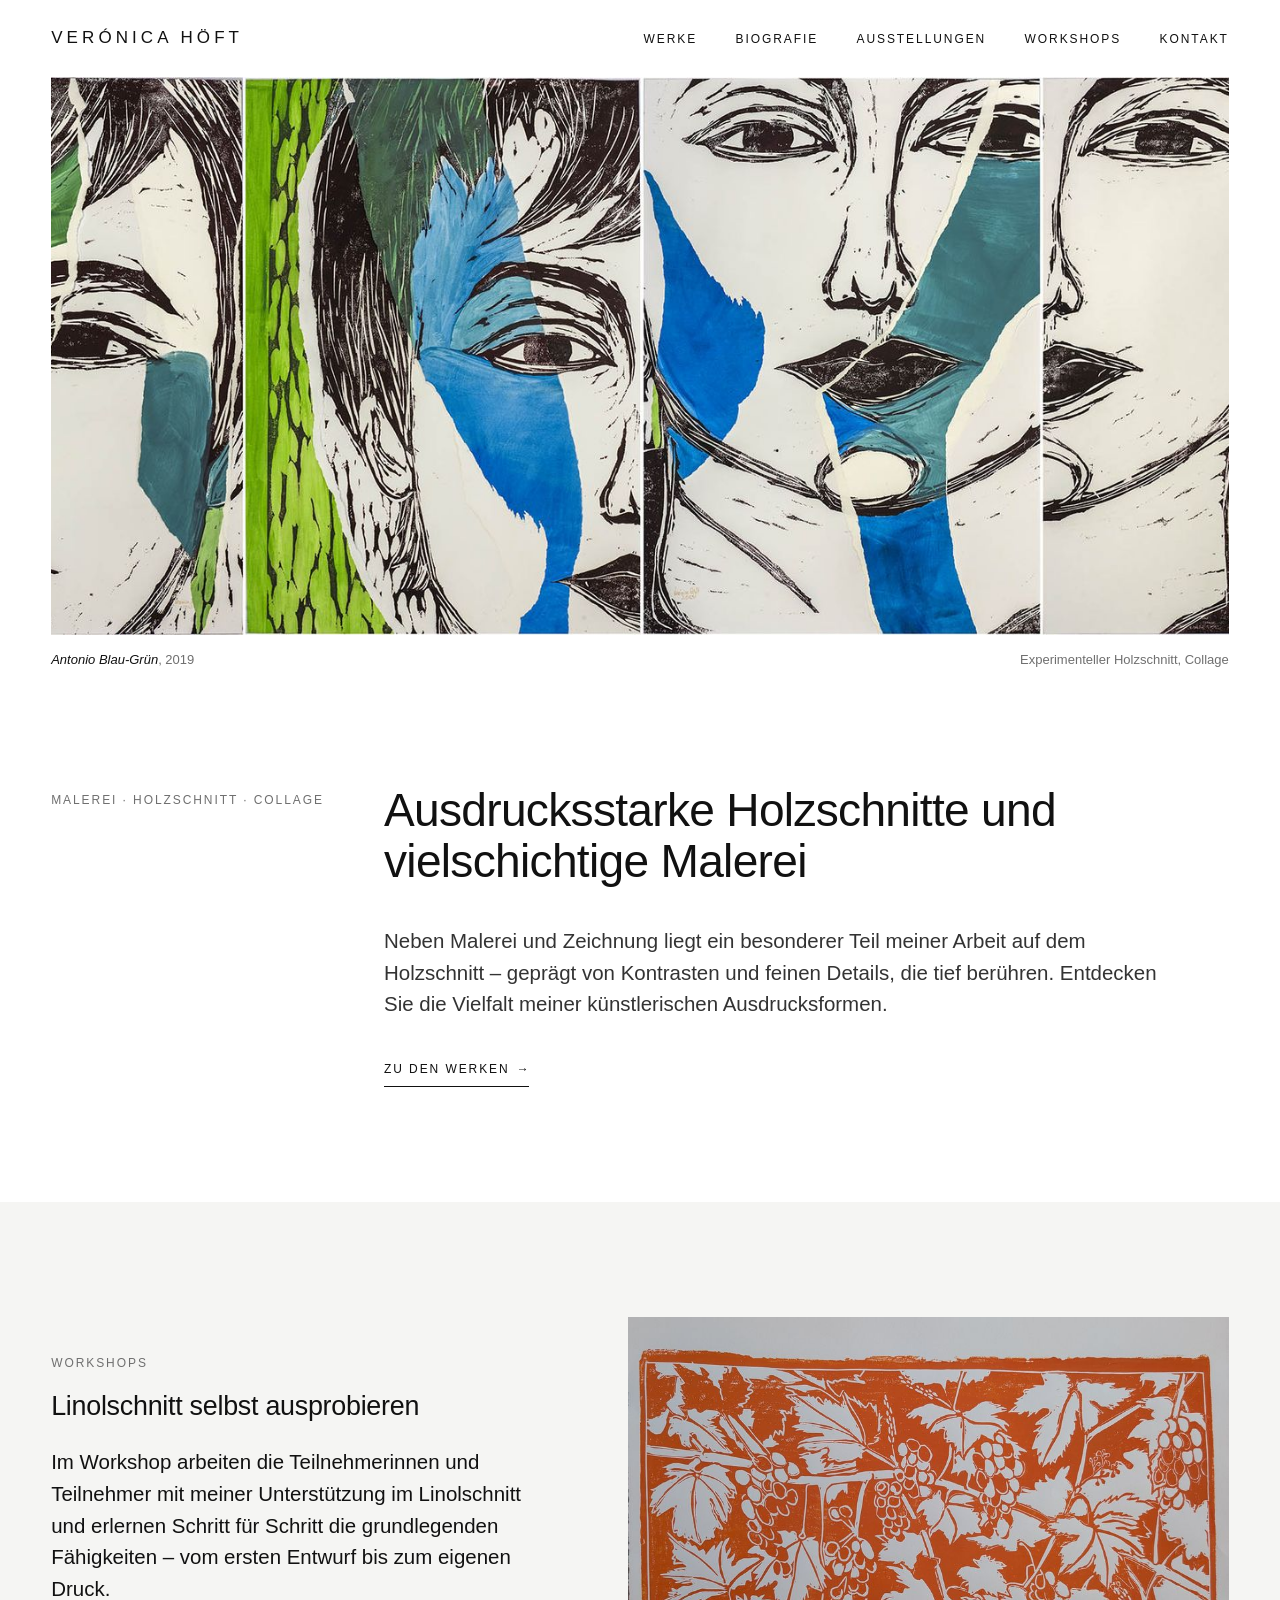
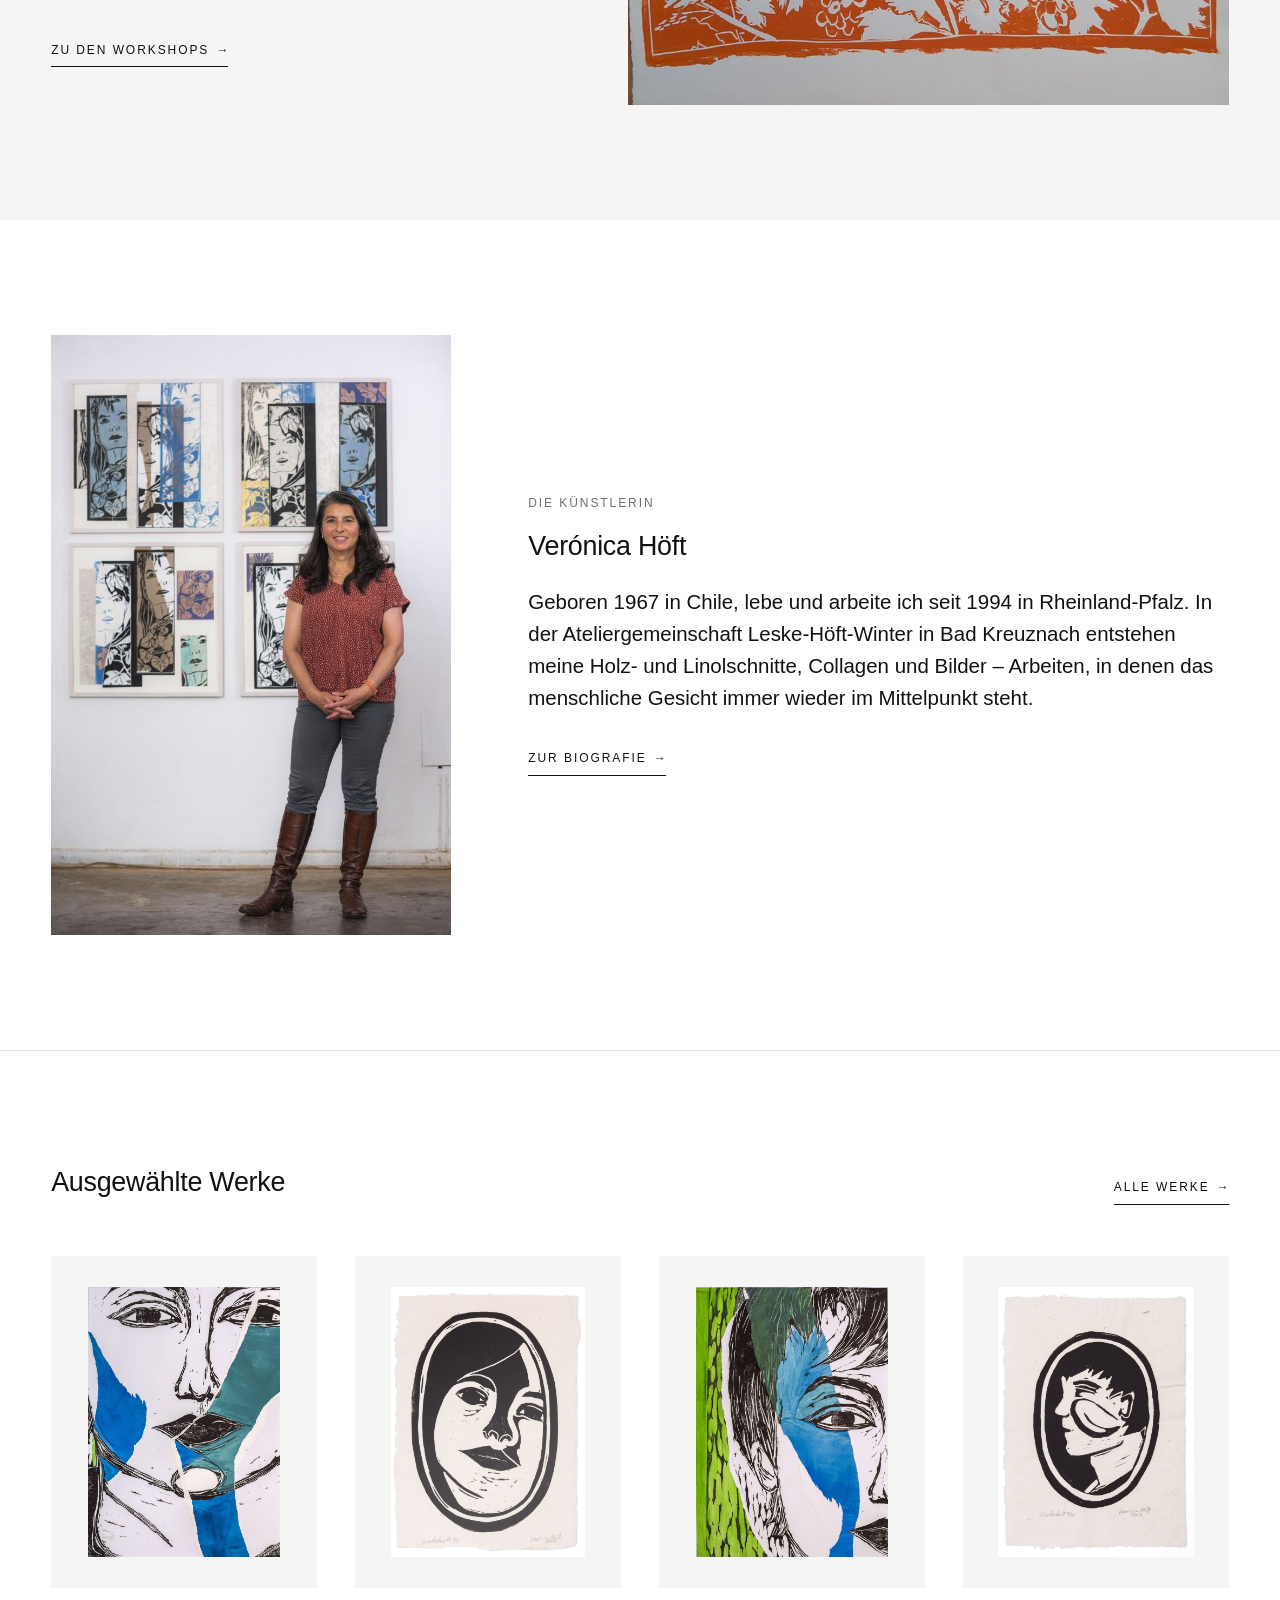
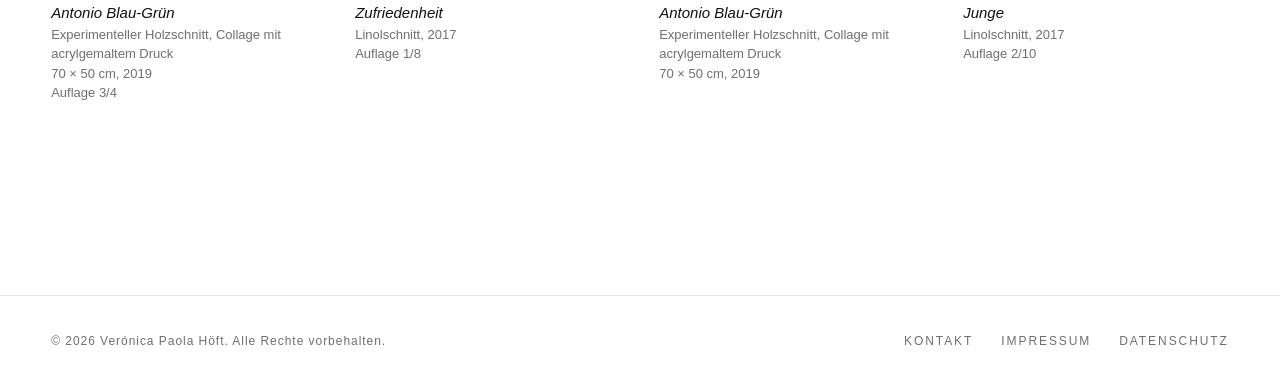
<file: index.html>
<!DOCTYPE html>
<html lang="de">
<head>
  <meta charset="UTF-8">
  <meta name="viewport" content="width=device-width, initial-scale=1">
  <!-- vorerst nicht in Suchmaschinen aufnehmen – vor dem offiziellen Start entfernen -->
  <meta name="robots" content="noindex, nofollow">
  <title>Verónica Höft – Holzschnitt, Malerei, Collage</title>
  <meta name="description" content="Verónica Höft, Künstlerin aus Bad Kreuznach: ausdrucksstarke Holzschnitte, Linolschnitte, Collagen und Malerei.">
  <meta property="og:title" content="Verónica Höft – Holzschnitt, Malerei, Collage">
  <meta property="og:description" content="Verónica Höft, Künstlerin aus Bad Kreuznach: ausdrucksstarke Holzschnitte, Linolschnitte, Collagen und Malerei.">
  <meta property="og:type" content="website">
  <meta property="og:image" content="bilder/serie-blau.jpg">
  <link rel="stylesheet" href="css/style.css">
  <script src="js/main.js" defer></script>
</head>
<body>
  <a class="skip-link" href="#inhalt">Zum Inhalt springen</a>

  <header class="site-header">
    <div class="wrap">
      <a class="wordmark" href="index.html">Verónica Höft</a>
      <button class="menu-toggle" type="button" aria-expanded="false" aria-controls="hauptmenue" aria-label="Menü öffnen"><span class="menu-toggle__label" aria-hidden="true"><span>Menü</span><span>Schließen</span></span><span class="menu-toggle__icon" aria-hidden="true"></span></button>
      <nav class="nav" id="hauptmenue" aria-label="Hauptnavigation">
        <ul>
          <li><a href="galerie.html">Werke</a></li>
          <li><a href="biografie.html">Biografie</a></li>
          <li><a href="ausstellungen.html">Ausstellungen</a></li>
          <li><a href="workshops.html">Workshops</a></li>
          <li><a href="kontakt.html">Kontakt</a></li>
        </ul>
      </nav>
    </div>
  </header>

  <main id="inhalt">
    <section class="hero">
      <img class="hero__image" src="bilder/serie-blau.jpg" width="1800" height="631"
           alt="Vier Holzschnitt-Collagen der Serie Antonio Blau-Grün nebeneinander" fetchpriority="high">
      <p class="hero__caption"><span><em>Antonio Blau-Grün</em>, 2019</span><span>Experimenteller Holzschnitt, Collage</span></p>
    </section>

    <section class="section intro">
      <div class="wrap split">
        <p class="label">Malerei · Holzschnitt · Collage</p>
        <div>
          <h1 class="display">Ausdrucksstarke Holzschnitte und vielschichtige Malerei</h1>
          <p class="lead">Neben Malerei und Zeichnung liegt ein besonderer Teil meiner Arbeit auf dem Holzschnitt – geprägt von Kontrasten und feinen Details, die tief berühren. Entdecken Sie die Vielfalt meiner künstlerischen Ausdrucksformen.</p>
          <a class="more" href="galerie.html">Zu den Werken</a>
        </div>
      </div>
    </section>

    <section class="section section--tint" aria-labelledby="workshops-titel">
      <div class="wrap artist artist--flip">
        <img class="artist__image reveal" src="bilder/reben-orange-klein.jpg" width="900" height="581" style="aspect-ratio: 900 / 581"
             srcset="bilder/reben-orange-klein.jpg 900w, bilder/reben-orange.jpg 1800w" sizes="(max-width: 820px) 100vw, 45vw"
             alt="Linolschnitt mit Weinranken, Blättern und Trauben, gedruckt in Orange" loading="lazy" decoding="async">
        <div>
          <p class="label">Workshops</p>
          <h2 class="title" id="workshops-titel">Linolschnitt selbst ausprobieren</h2>
          <p class="lead">Im Workshop arbeiten die Teilnehmerinnen und Teilnehmer mit meiner Unterstützung im Linolschnitt und erlernen Schritt für Schritt die grundlegenden Fähigkeiten – vom ersten Entwurf bis zum eigenen Druck.</p>
          <a class="more" href="workshops.html">Zu den Workshops</a>
        </div>
      </div>
    </section>

    <section class="section section--line">
      <div class="wrap artist artist--small">
        <img class="artist__image reveal" src="bilder/atelier-1-klein.jpg" width="667" height="1000"
             srcset="bilder/atelier-1-klein.jpg 667w, bilder/atelier-1.jpg 1201w" sizes="(max-width: 820px) 100vw, 45vw"
             alt="Verónica Höft vor vier gerahmten Collagen im Atelier" loading="lazy" decoding="async">
        <div>
          <p class="label">Die Künstlerin</p>
          <h2 class="title">Verónica Höft</h2>
          <p class="lead">Geboren 1967 in Chile, lebe und arbeite ich seit 1994 in Rheinland-Pfalz. In der Ateliergemeinschaft Leske-Höft-Winter in Bad Kreuznach entstehen meine Holz- und Linolschnitte, Collagen und Bilder – Arbeiten, in denen das menschliche Gesicht immer wieder im Mittelpunkt steht.</p>
          <a class="more" href="biografie.html">Zur Biografie</a>
        </div>
      </div>
    </section>

    <section class="section section--line" aria-labelledby="auswahl">
      <div class="wrap">
        <div class="section-head">
          <h2 class="title" id="auswahl">Ausgewählte Werke</h2>
          <a class="more" href="galerie.html">Alle Werke</a>
        </div>
        <div class="works works--4">
        <figure class="work reveal">
          <button type="button" class="work__frame" data-full="bilder/blau-3.jpg" aria-label="Großansicht öffnen: Holzschnitt-Collage eines Gesichts mit blauen und türkisfarbenen Flächen">
            <img src="bilder/blau-3-klein.jpg" width="713" height="1000" alt="Holzschnitt-Collage eines Gesichts mit blauen und türkisfarbenen Flächen" loading="lazy" decoding="async">
          </button>
          <figcaption><strong>Antonio Blau-Grün</strong>Experimenteller Holzschnitt, Collage mit acrylgemaltem Druck<br>70 × 50 cm, 2019<br>Auflage 3/4</figcaption>
        </figure>
        <figure class="work reveal">
          <button type="button" class="work__frame" data-full="bilder/zufriedenheit.jpg" aria-label="Großansicht öffnen: Linolschnitt: lächelndes Gesicht in einem Oval, Schwarz auf Büttenpapier">
            <img src="bilder/zufriedenheit-klein.jpg" width="717" height="1000" alt="Linolschnitt: lächelndes Gesicht in einem Oval, Schwarz auf Büttenpapier" loading="lazy" decoding="async">
          </button>
          <figcaption><strong>Zufriedenheit</strong>Linolschnitt, 2017<br>Auflage 1/8</figcaption>
        </figure>
        <figure class="work reveal">
          <button type="button" class="work__frame" data-full="bilder/blau-2.jpg" aria-label="Großansicht öffnen: Holzschnitt-Collage eines Gesichts im Halbprofil mit blauer Fläche und grünem Rand">
            <img src="bilder/blau-2-klein.jpg" width="710" height="1000" alt="Holzschnitt-Collage eines Gesichts im Halbprofil mit blauer Fläche und grünem Rand" loading="lazy" decoding="async">
          </button>
          <figcaption><strong>Antonio Blau-Grün</strong>Experimenteller Holzschnitt, Collage mit acrylgemaltem Druck<br>70 × 50 cm, 2019</figcaption>
        </figure>
        <figure class="work reveal">
          <button type="button" class="work__frame" data-full="bilder/junge.jpg" aria-label="Großansicht öffnen: Linolschnitt: Profil eines Jungen in einem Oval, Schwarz auf Büttenpapier">
            <img src="bilder/junge-klein.jpg" width="724" height="1000" alt="Linolschnitt: Profil eines Jungen in einem Oval, Schwarz auf Büttenpapier" loading="lazy" decoding="async">
          </button>
          <figcaption><strong>Junge</strong>Linolschnitt, 2017<br>Auflage 2/10</figcaption>
        </figure>
        </div>
      </div>
    </section>
  </main>

  <footer class="site-footer">
    <div class="wrap">
      <p>© 2026 Verónica Paola Höft. Alle Rechte vorbehalten.</p>
      <ul>
        <li><a href="kontakt.html">Kontakt</a></li>
        <li><a href="impressum.html">Impressum</a></li>
        <li><a href="datenschutz.html">Datenschutz</a></li>
      </ul>
    </div>
  </footer>
</body>
</html>
</file>
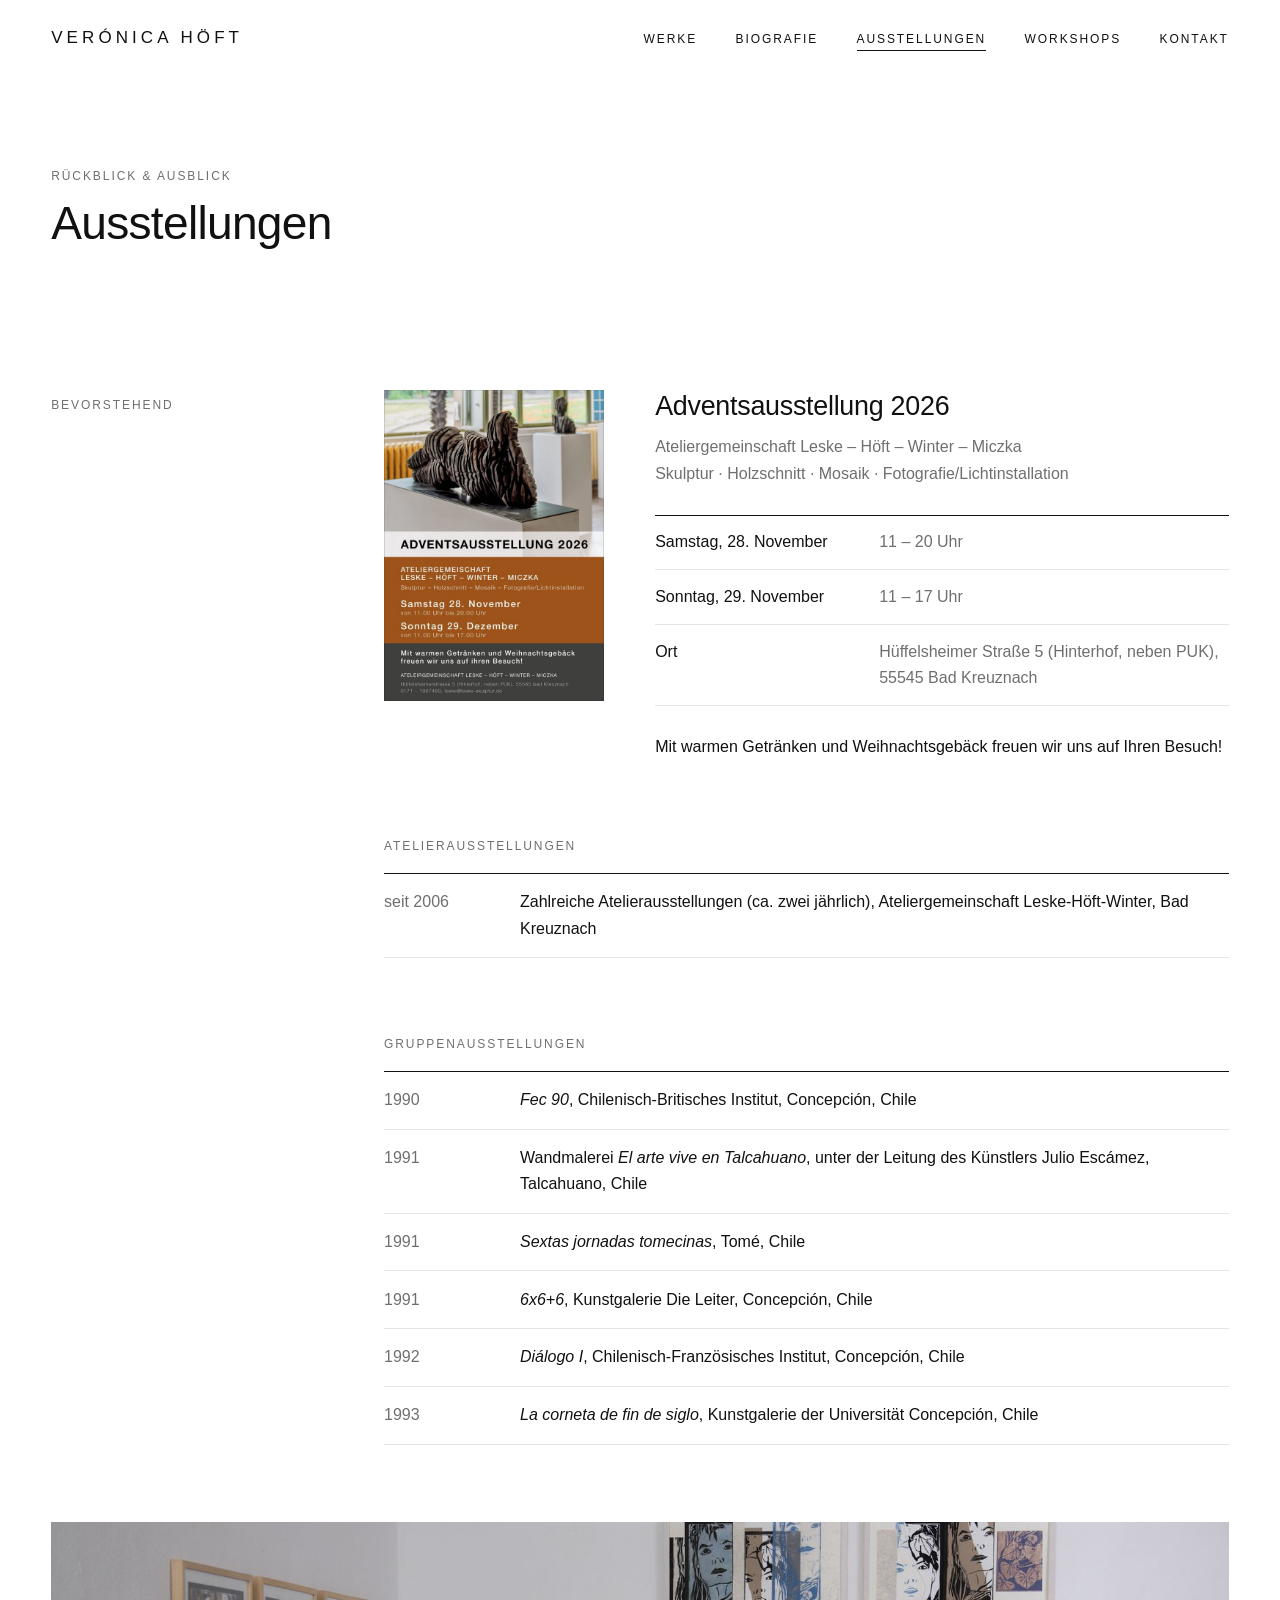
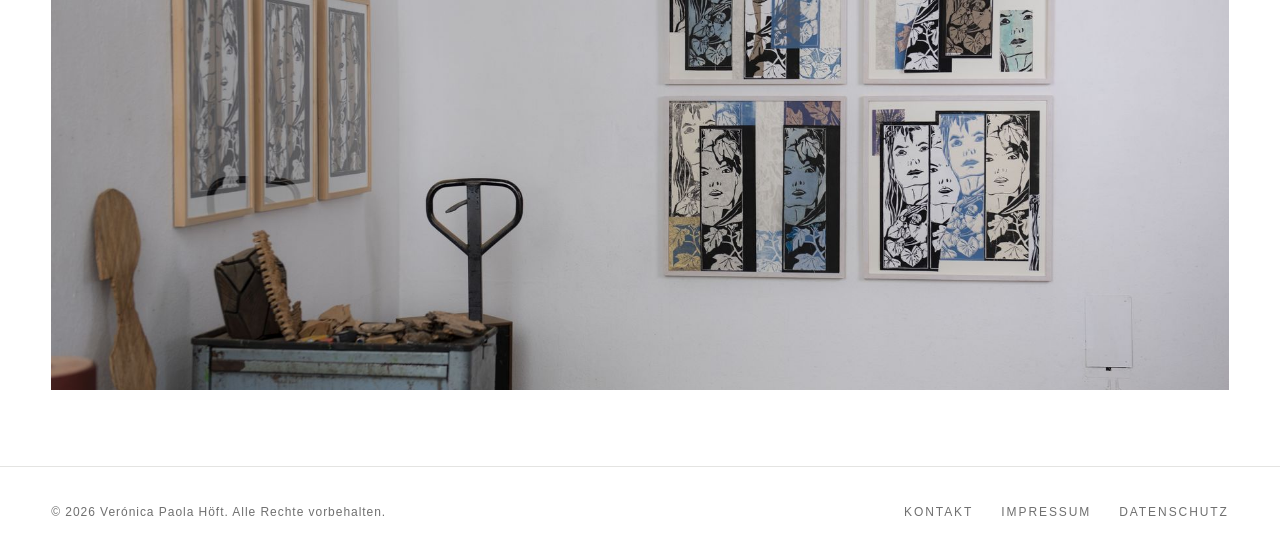
<file: ausstellungen.html>
<!DOCTYPE html>
<html lang="de">
<head>
  <meta charset="UTF-8">
  <meta name="viewport" content="width=device-width, initial-scale=1">
  <!-- vorerst nicht in Suchmaschinen aufnehmen – vor dem offiziellen Start entfernen -->
  <meta name="robots" content="noindex, nofollow">
  <title>Ausstellungen – Verónica Höft</title>
  <meta name="description" content="Ausstellungen von Verónica Höft: Atelierausstellungen in Bad Kreuznach und Gruppenausstellungen in Chile.">
  <meta property="og:title" content="Ausstellungen – Verónica Höft">
  <meta property="og:description" content="Ausstellungen von Verónica Höft: Atelierausstellungen in Bad Kreuznach und Gruppenausstellungen in Chile.">
  <meta property="og:type" content="website">
  <meta property="og:image" content="bilder/serie-blau.jpg">
  <link rel="stylesheet" href="css/style.css">
  <script src="js/main.js" defer></script>
</head>
<body>
  <a class="skip-link" href="#inhalt">Zum Inhalt springen</a>

  <header class="site-header">
    <div class="wrap">
      <a class="wordmark" href="index.html">Verónica Höft</a>
      <button class="menu-toggle" type="button" aria-expanded="false" aria-controls="hauptmenue" aria-label="Menü öffnen"><span class="menu-toggle__label" aria-hidden="true"><span>Menü</span><span>Schließen</span></span><span class="menu-toggle__icon" aria-hidden="true"></span></button>
      <nav class="nav" id="hauptmenue" aria-label="Hauptnavigation">
        <ul>
          <li><a href="galerie.html">Werke</a></li>
          <li><a href="biografie.html">Biografie</a></li>
          <li><a href="ausstellungen.html" aria-current="page">Ausstellungen</a></li>
          <li><a href="workshops.html">Workshops</a></li>
          <li><a href="kontakt.html">Kontakt</a></li>
        </ul>
      </nav>
    </div>
  </header>

  <main id="inhalt">
    <div class="wrap page-head">
      <p class="label">Rückblick &amp; Ausblick</p>
      <h1 class="display">Ausstellungen</h1>
    </div>

    <section class="section--tight">
      <div class="wrap split">
        <p class="label">Bevorstehend</p>
        <article class="event">
          <figure class="work event__flyer">
            <button type="button" class="work__frame" data-full="bilder/adventsausstellung-2026.jpg" aria-label="Einladung zur Adventsausstellung 2026 in Großansicht öffnen">
              <img src="bilder/adventsausstellung-2026-klein.jpg" width="600" height="848" alt="Einladungskarte zur Adventsausstellung 2026 der Ateliergemeinschaft mit einer Holzskulptur auf einem Sockel" decoding="async">
            </button>
            <figcaption><strong>Adventsausstellung 2026</strong>Ateliergemeinschaft Leske – Höft – Winter – Miczka</figcaption>
          </figure>
          <div>
            <h2 class="title">Adventsausstellung 2026</h2>
            <p class="event__sub">Ateliergemeinschaft Leske – Höft – Winter – Miczka<br>Skulptur · Holzschnitt · Mosaik · Fotografie/Lichtinstallation</p>
            <dl class="event__facts">
              <div><dt>Samstag, 28. November</dt><dd>11 – 20 Uhr</dd></div>
              <div><dt>Sonntag, 29. November</dt><dd>11 – 17 Uhr</dd></div>
              <div><dt>Ort</dt><dd>Hüffelsheimer Straße 5 (Hinterhof, neben PUK), 55545 Bad Kreuznach</dd></div>
            </dl>
            <p>Mit warmen Getränken und Weihnachtsgebäck freuen wir uns auf Ihren Besuch!</p>
          </div>
        </article>
      </div>
    </section>

    <div class="wrap split">
      <span></span>
      <div>
        <section class="cv">
          <h2 class="label">Atelierausstellungen</h2>
          <dl>
              <div><dt>seit 2006</dt><dd>Zahlreiche Atelierausstellungen (ca. zwei jährlich), Ateliergemeinschaft Leske-Höft-Winter, Bad Kreuznach</dd></div>
          </dl>
        </section>
        <section class="cv">
          <h2 class="label">Gruppenausstellungen</h2>
          <dl>
              <div><dt>1990</dt><dd><em>Fec 90</em>, Chilenisch-Britisches Institut, Concepción, Chile</dd></div>
              <div><dt>1991</dt><dd>Wandmalerei <em>El arte vive en Talcahuano</em>, unter der Leitung des Künstlers Julio Escámez, Talcahuano, Chile</dd></div>
              <div><dt>1991</dt><dd><em>Sextas jornadas tomecinas</em>, Tomé, Chile</dd></div>
              <div><dt>1991</dt><dd><em>6x6+6</em>, Kunstgalerie Die Leiter, Concepción, Chile</dd></div>
              <div><dt>1992</dt><dd><em>Diálogo I</em>, Chilenisch-Französisches Institut, Concepción, Chile</dd></div>
              <div><dt>1993</dt><dd><em>La corneta de fin de siglo</em>, Kunstgalerie der Universität Concepción, Chile</dd></div>
          </dl>
        </section>
      </div>
    </div>

    <div class="wrap" style="margin-top: clamp(3rem, 6vw, 5rem)">
      <img class="banner" loading="lazy" decoding="async" src="bilder/atelier-2.jpg" width="1800" height="1212" alt="Atelieransicht mit gerahmten Holzschnitten und Collagen an weißen Wänden">
    </div>
  </main>

  <footer class="site-footer">
    <div class="wrap">
      <p>© 2026 Verónica Paola Höft. Alle Rechte vorbehalten.</p>
      <ul>
        <li><a href="kontakt.html">Kontakt</a></li>
        <li><a href="impressum.html">Impressum</a></li>
        <li><a href="datenschutz.html">Datenschutz</a></li>
      </ul>
    </div>
  </footer>
</body>
</html>
</file>
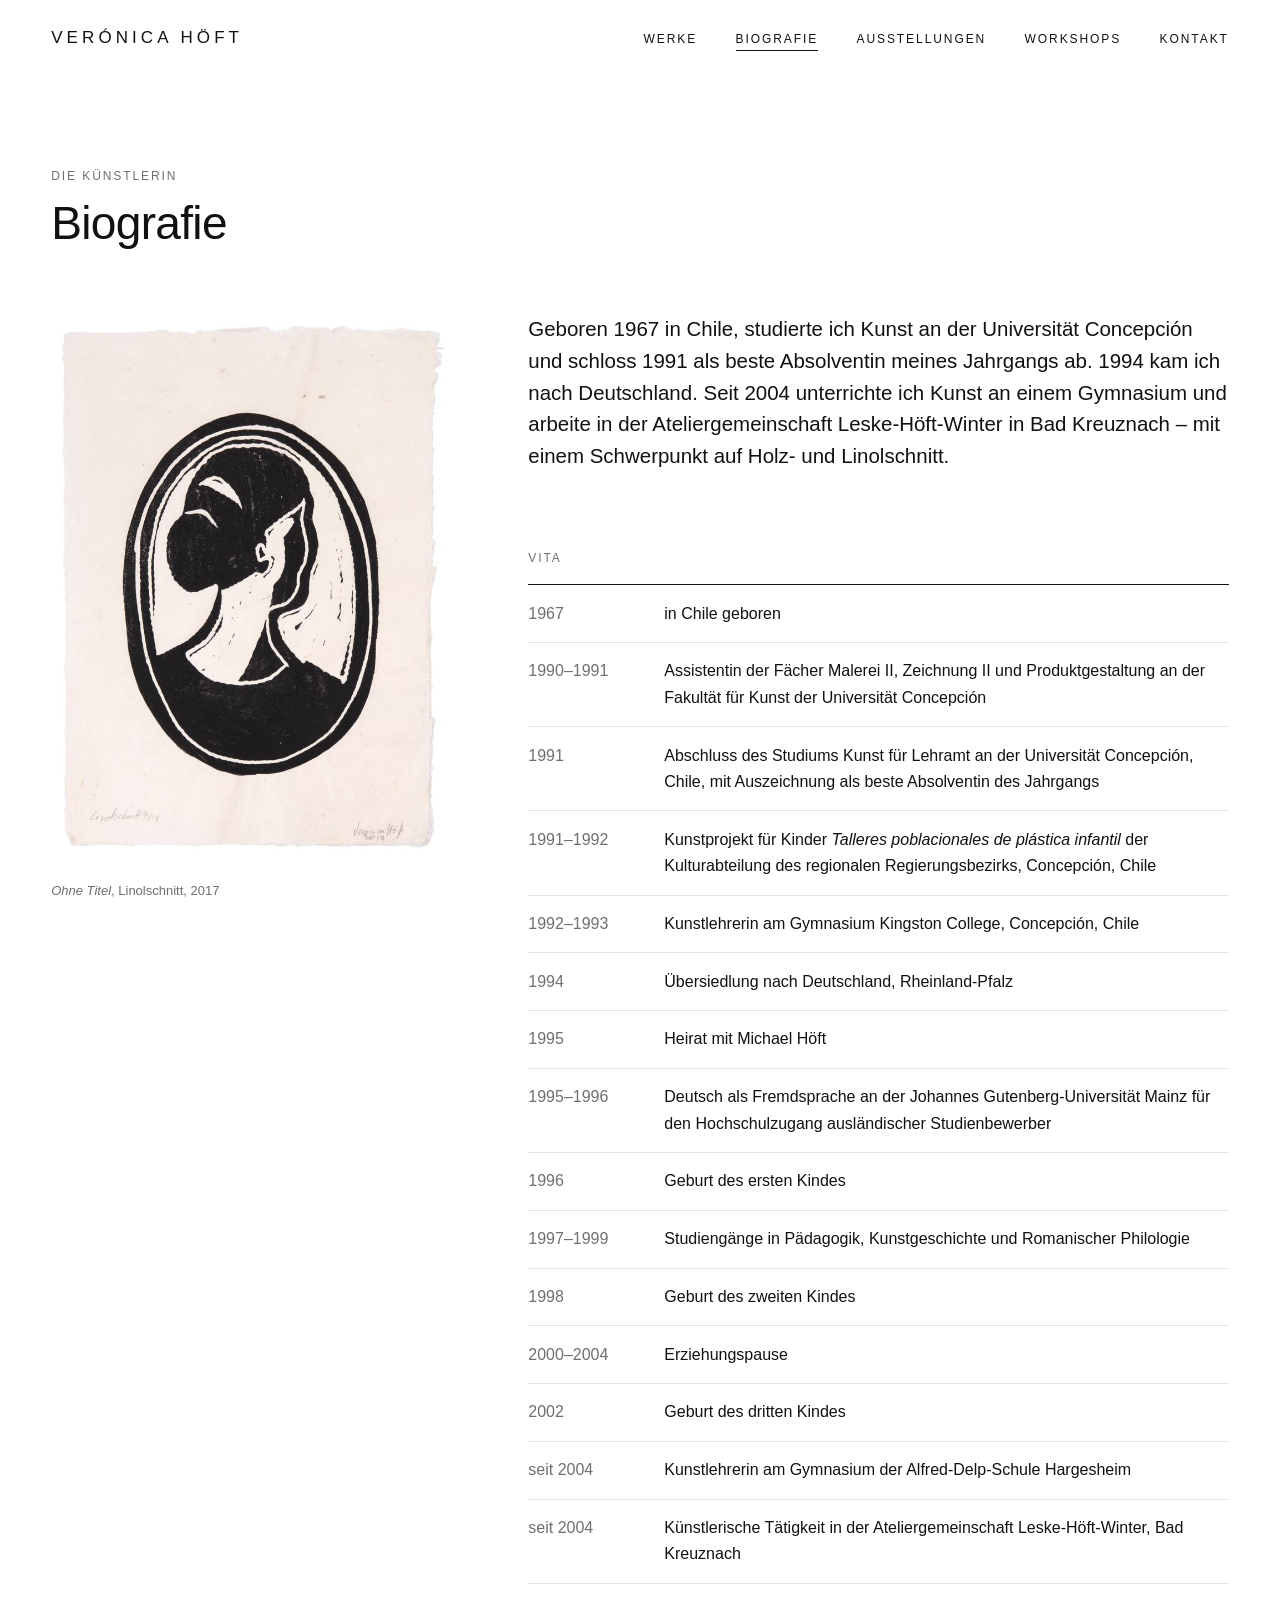
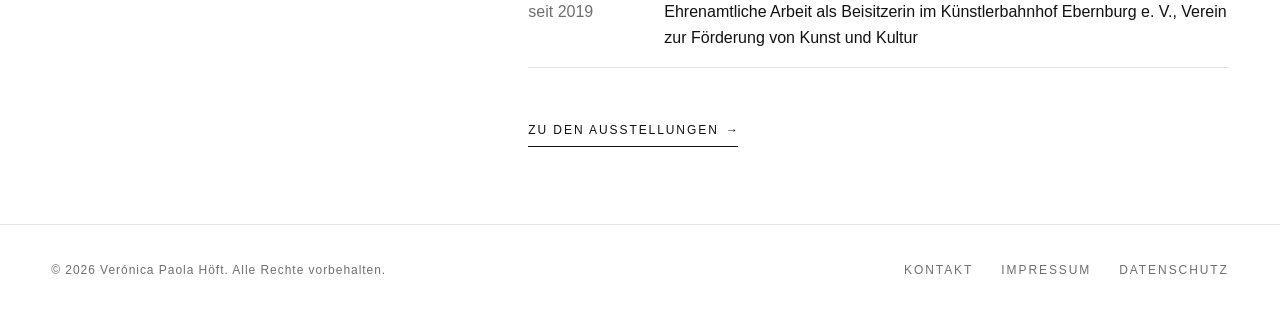
<file: biografie.html>
<!DOCTYPE html>
<html lang="de">
<head>
  <meta charset="UTF-8">
  <meta name="viewport" content="width=device-width, initial-scale=1">
  <!-- vorerst nicht in Suchmaschinen aufnehmen – vor dem offiziellen Start entfernen -->
  <meta name="robots" content="noindex, nofollow">
  <title>Biografie – Verónica Höft</title>
  <meta name="description" content="Biografie der Künstlerin Verónica Höft, geboren 1967 in Chile, tätig in der Ateliergemeinschaft Leske-Höft-Winter in Bad Kreuznach.">
  <meta property="og:title" content="Biografie – Verónica Höft">
  <meta property="og:description" content="Biografie der Künstlerin Verónica Höft, geboren 1967 in Chile, tätig in der Ateliergemeinschaft Leske-Höft-Winter in Bad Kreuznach.">
  <meta property="og:type" content="website">
  <meta property="og:image" content="bilder/serie-blau.jpg">
  <link rel="stylesheet" href="css/style.css">
  <script src="js/main.js" defer></script>
</head>
<body>
  <a class="skip-link" href="#inhalt">Zum Inhalt springen</a>

  <header class="site-header">
    <div class="wrap">
      <a class="wordmark" href="index.html">Verónica Höft</a>
      <button class="menu-toggle" type="button" aria-expanded="false" aria-controls="hauptmenue" aria-label="Menü öffnen"><span class="menu-toggle__label" aria-hidden="true"><span>Menü</span><span>Schließen</span></span><span class="menu-toggle__icon" aria-hidden="true"></span></button>
      <nav class="nav" id="hauptmenue" aria-label="Hauptnavigation">
        <ul>
          <li><a href="galerie.html">Werke</a></li>
          <li><a href="biografie.html" aria-current="page">Biografie</a></li>
          <li><a href="ausstellungen.html">Ausstellungen</a></li>
          <li><a href="workshops.html">Workshops</a></li>
          <li><a href="kontakt.html">Kontakt</a></li>
        </ul>
      </nav>
    </div>
  </header>

  <main id="inhalt">
    <div class="wrap page-head">
      <p class="label">Die Künstlerin</p>
      <h1 class="display">Biografie</h1>
    </div>

    <div class="wrap bio">
      <figure class="bio__aside">
        <img src="bilder/druck-1-klein.jpg" width="721" height="1000"
             srcset="bilder/druck-1-klein.jpg 721w, bilder/druck-1.jpg 1297w" sizes="(max-width: 820px) 100vw, 35vw"
             alt="Linolschnitt: Silhouette einer Frau mit Hochsteckfrisur in einem Oval">
        <figcaption><em>Ohne Titel</em>, Linolschnitt, 2017</figcaption>
      </figure>

      <div>
        <p class="lead">Geboren 1967 in Chile, studierte ich Kunst an der Universität Concepción und schloss 1991 als beste Absolventin meines Jahrgangs ab. 1994 kam ich nach Deutschland. Seit 2004 unterrichte ich Kunst an einem Gymnasium und arbeite in der Ateliergemeinschaft Leske-Höft-Winter in Bad Kreuznach – mit einem Schwerpunkt auf Holz- und Linolschnitt.</p>

        <section class="cv" style="margin-top: clamp(3rem, 6vw, 5rem)">
          <h2 class="label">Vita</h2>
          <dl>
              <div><dt>1967</dt><dd>in Chile geboren</dd></div>
              <div><dt>1990–1991</dt><dd>Assistentin der Fächer Malerei II, Zeichnung II und Produktgestaltung an der Fakultät für Kunst der Universität Concepción</dd></div>
              <div><dt>1991</dt><dd>Abschluss des Studiums Kunst für Lehramt an der Universität Concepción, Chile, mit Auszeichnung als beste Absolventin des Jahrgangs</dd></div>
              <div><dt>1991–1992</dt><dd>Kunstprojekt für Kinder <em>Talleres poblacionales de plástica infantil</em> der Kulturabteilung des regionalen Regierungsbezirks, Concepción, Chile</dd></div>
              <div><dt>1992–1993</dt><dd>Kunstlehrerin am Gymnasium Kingston College, Concepción, Chile</dd></div>
              <div><dt>1994</dt><dd>Übersiedlung nach Deutschland, Rheinland-Pfalz</dd></div>
              <div><dt>1995</dt><dd>Heirat mit Michael Höft</dd></div>
              <div><dt>1995–1996</dt><dd>Deutsch als Fremdsprache an der Johannes Gutenberg-Universität Mainz für den Hochschulzugang ausländischer Studienbewerber</dd></div>
              <div><dt>1996</dt><dd>Geburt des ersten Kindes</dd></div>
              <div><dt>1997–1999</dt><dd>Studiengänge in Pädagogik, Kunstgeschichte und Romanischer Philologie</dd></div>
              <div><dt>1998</dt><dd>Geburt des zweiten Kindes</dd></div>
              <div><dt>2000–2004</dt><dd>Erziehungspause</dd></div>
              <div><dt>2002</dt><dd>Geburt des dritten Kindes</dd></div>
              <div><dt>seit 2004</dt><dd>Kunstlehrerin am Gymnasium der Alfred-Delp-Schule Hargesheim</dd></div>
              <div><dt>seit 2004</dt><dd>Künstlerische Tätigkeit in der Ateliergemeinschaft Leske-Höft-Winter, Bad Kreuznach</dd></div>
              <div><dt>seit 2019</dt><dd>Ehrenamtliche Arbeit als Beisitzerin im Künstlerbahnhof Ebernburg e.&nbsp;V., Verein zur Förderung von Kunst und Kultur</dd></div>
          </dl>
        </section>

        <p style="margin-top: 3rem"><a class="more" href="ausstellungen.html">Zu den Ausstellungen</a></p>
      </div>
    </div>
  </main>

  <footer class="site-footer">
    <div class="wrap">
      <p>© 2026 Verónica Paola Höft. Alle Rechte vorbehalten.</p>
      <ul>
        <li><a href="kontakt.html">Kontakt</a></li>
        <li><a href="impressum.html">Impressum</a></li>
        <li><a href="datenschutz.html">Datenschutz</a></li>
      </ul>
    </div>
  </footer>
</body>
</html>
</file>
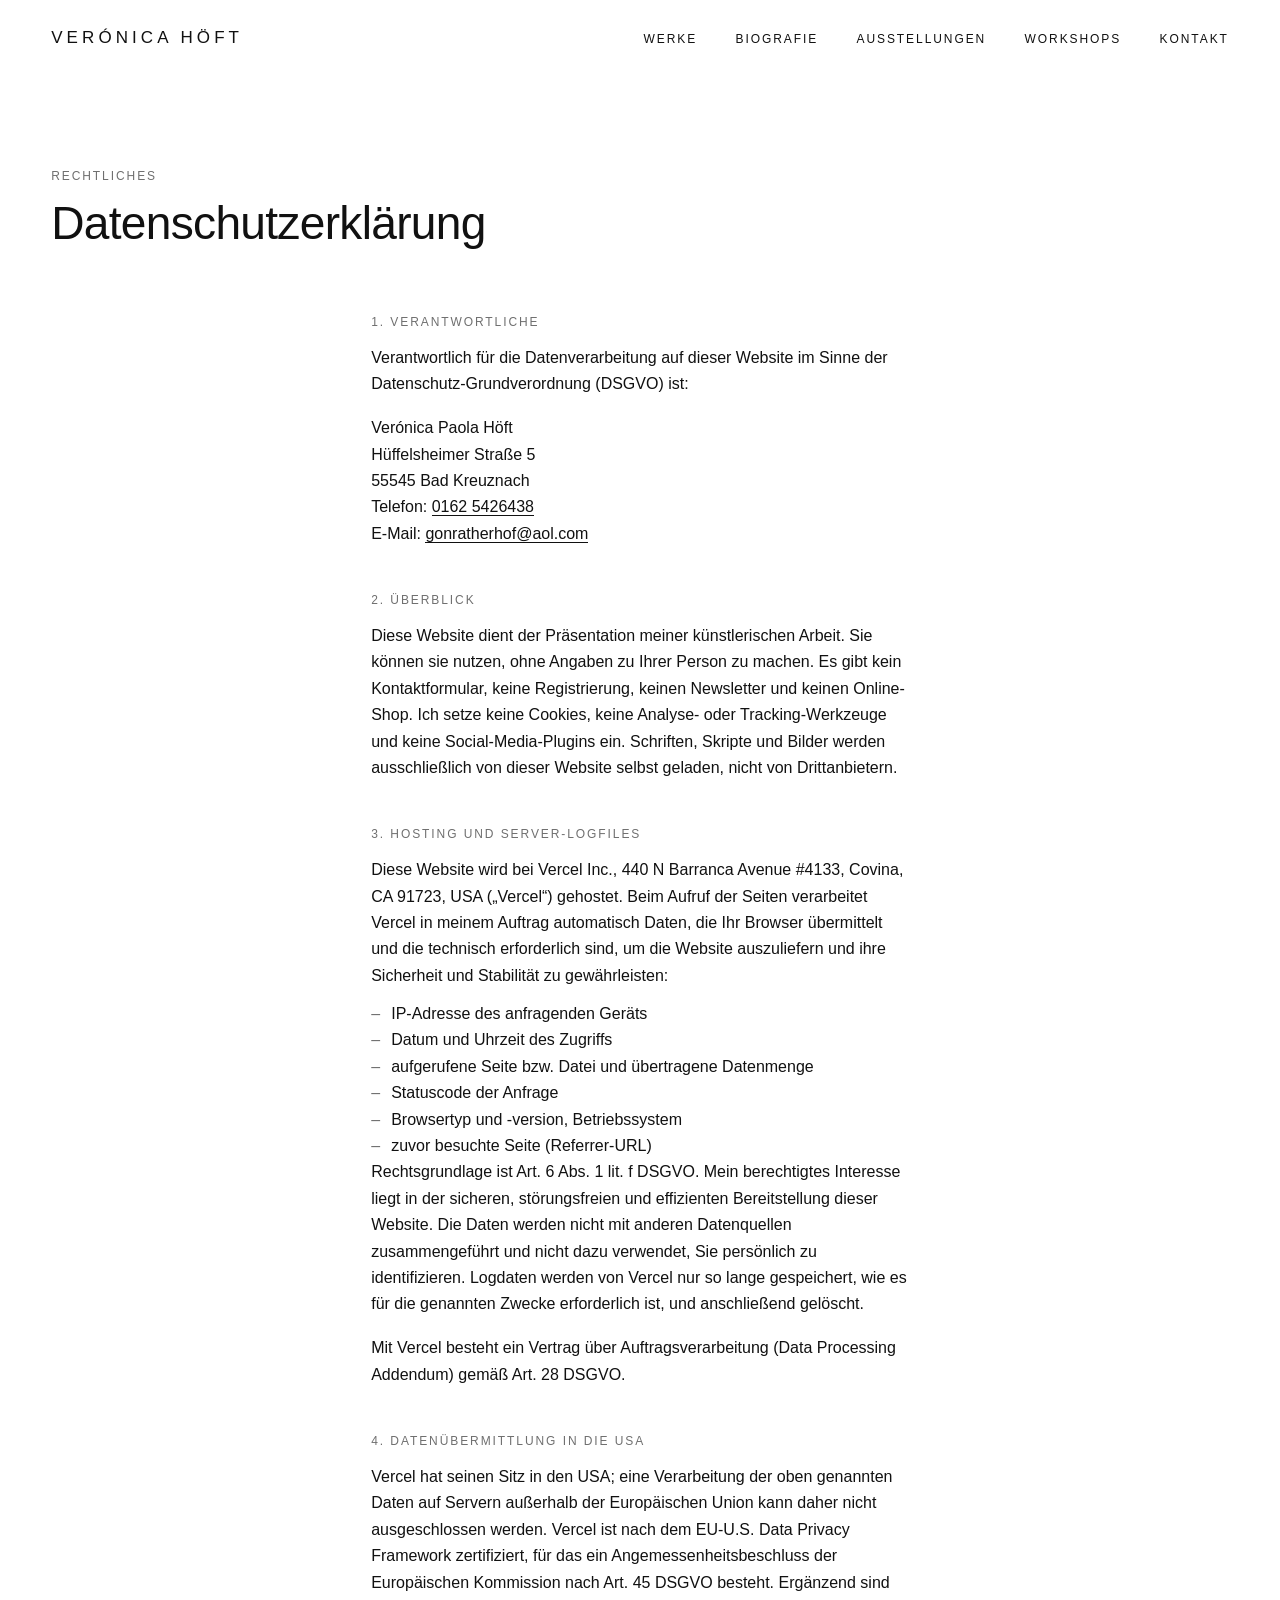
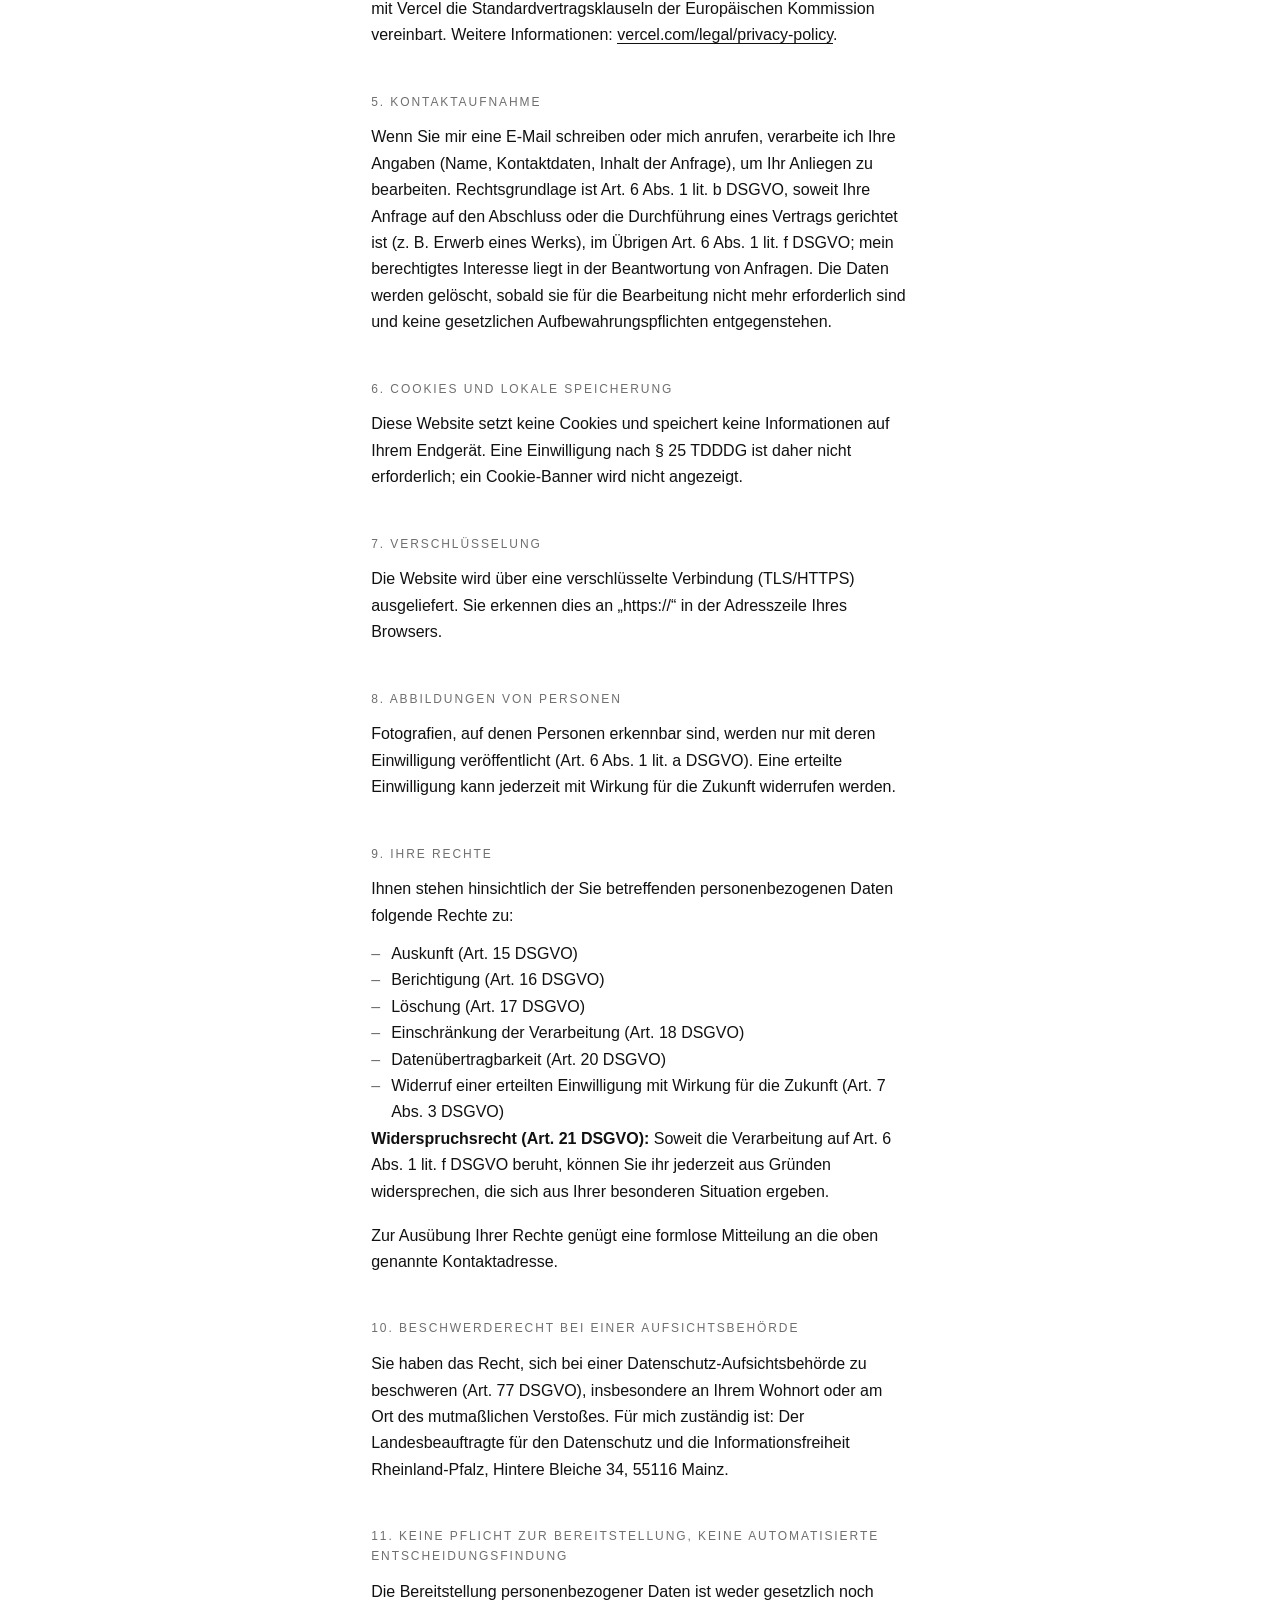
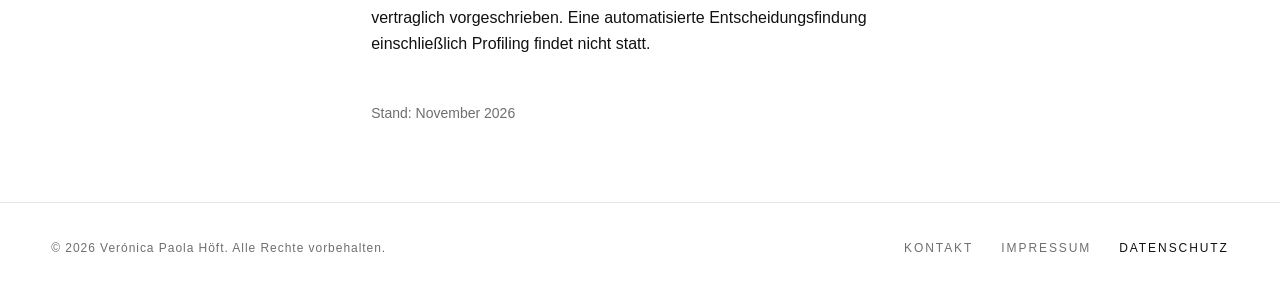
<file: datenschutz.html>
<!DOCTYPE html>
<html lang="de">
<head>
  <meta charset="UTF-8">
  <meta name="viewport" content="width=device-width, initial-scale=1">
  <!-- vorerst nicht in Suchmaschinen aufnehmen – vor dem offiziellen Start entfernen -->
  <meta name="robots" content="noindex, nofollow">
  <title>Datenschutz – Verónica Höft</title>
  <meta name="description" content="Datenschutzerklärung der Website von Verónica Höft.">
  <meta property="og:title" content="Datenschutz – Verónica Höft">
  <meta property="og:description" content="Datenschutzerklärung der Website von Verónica Höft.">
  <meta property="og:type" content="website">
  <meta property="og:image" content="bilder/serie-blau.jpg">
  <link rel="stylesheet" href="css/style.css">
  <script src="js/main.js" defer></script>
</head>
<body>
  <a class="skip-link" href="#inhalt">Zum Inhalt springen</a>

  <header class="site-header">
    <div class="wrap">
      <a class="wordmark" href="index.html">Verónica Höft</a>
      <button class="menu-toggle" type="button" aria-expanded="false" aria-controls="hauptmenue" aria-label="Menü öffnen"><span class="menu-toggle__label" aria-hidden="true"><span>Menü</span><span>Schließen</span></span><span class="menu-toggle__icon" aria-hidden="true"></span></button>
      <nav class="nav" id="hauptmenue" aria-label="Hauptnavigation">
        <ul>
          <li><a href="galerie.html">Werke</a></li>
          <li><a href="biografie.html">Biografie</a></li>
          <li><a href="ausstellungen.html">Ausstellungen</a></li>
          <li><a href="workshops.html">Workshops</a></li>
          <li><a href="kontakt.html">Kontakt</a></li>
        </ul>
      </nav>
    </div>
  </header>

  <main id="inhalt">
    <div class="wrap page-head">
      <p class="label">Rechtliches</p>
      <h1 class="display">Datenschutz&shy;erklärung</h1>
    </div>

    <div class="wrap prose">
      <h2>1. Verantwortliche</h2>
      <p>Verantwortlich für die Datenverarbeitung auf dieser Website im Sinne der Datenschutz-Grundverordnung (DSGVO) ist:</p>
      <p>
        Verónica Paola Höft<br>
        Hüffelsheimer Straße 5<br>
        55545 Bad Kreuznach<br>
        Telefon: <a href="tel:+491625426438">0162 5426438</a><br>
        E-Mail: <a href="mailto:gonratherhof@aol.com">gonratherhof@aol.com</a>
      </p>

      <h2>2. Überblick</h2>
      <p>Diese Website dient der Präsentation meiner künstlerischen Arbeit. Sie können sie nutzen, ohne Angaben zu Ihrer Person zu machen. Es gibt kein Kontaktformular, keine Registrierung, keinen Newsletter und keinen Online-Shop. Ich setze keine Cookies, keine Analyse- oder Tracking-Werkzeuge und keine Social-Media-Plugins ein. Schriften, Skripte und Bilder werden ausschließlich von dieser Website selbst geladen, nicht von Drittanbietern.</p>

      <h2>3. Hosting und Server-Logfiles</h2>
      <p>Diese Website wird bei Vercel Inc., 440 N Barranca Avenue #4133, Covina, CA 91723, USA („Vercel“) gehostet. Beim Aufruf der Seiten verarbeitet Vercel in meinem Auftrag automatisch Daten, die Ihr Browser übermittelt und die technisch erforderlich sind, um die Website auszuliefern und ihre Sicherheit und Stabilität zu gewährleisten:</p>
      <ul>
        <li>IP-Adresse des anfragenden Geräts</li>
        <li>Datum und Uhrzeit des Zugriffs</li>
        <li>aufgerufene Seite bzw. Datei und übertragene Datenmenge</li>
        <li>Statuscode der Anfrage</li>
        <li>Browsertyp und -version, Betriebssystem</li>
        <li>zuvor besuchte Seite (Referrer-URL)</li>
      </ul>
      <p>Rechtsgrundlage ist Art. 6 Abs. 1 lit. f DSGVO. Mein berechtigtes Interesse liegt in der sicheren, störungsfreien und effizienten Bereitstellung dieser Website. Die Daten werden nicht mit anderen Datenquellen zusammengeführt und nicht dazu verwendet, Sie persönlich zu identifizieren. Logdaten werden von Vercel nur so lange gespeichert, wie es für die genannten Zwecke erforderlich ist, und anschließend gelöscht.</p>
      <p>Mit Vercel besteht ein Vertrag über Auftragsverarbeitung (Data Processing Addendum) gemäß Art. 28 DSGVO.</p>

      <h2>4. Datenübermittlung in die USA</h2>
      <p>Vercel hat seinen Sitz in den USA; eine Verarbeitung der oben genannten Daten auf Servern außerhalb der Europäischen Union kann daher nicht ausgeschlossen werden. Vercel ist nach dem EU-U.S. Data Privacy Framework zertifiziert, für das ein Angemessenheitsbeschluss der Europäischen Kommission nach Art. 45 DSGVO besteht. Ergänzend sind mit Vercel die Standardvertragsklauseln der Europäischen Kommission vereinbart. Weitere Informationen: <a href="https://vercel.com/legal/privacy-policy" target="_blank" rel="noopener">vercel.com/legal/privacy-policy</a>.</p>

      <h2>5. Kontaktaufnahme</h2>
      <p>Wenn Sie mir eine E-Mail schreiben oder mich anrufen, verarbeite ich Ihre Angaben (Name, Kontaktdaten, Inhalt der Anfrage), um Ihr Anliegen zu bearbeiten. Rechtsgrundlage ist Art. 6 Abs. 1 lit. b DSGVO, soweit Ihre Anfrage auf den Abschluss oder die Durchführung eines Vertrags gerichtet ist (z.&nbsp;B. Erwerb eines Werks), im Übrigen Art. 6 Abs. 1 lit. f DSGVO; mein berechtigtes Interesse liegt in der Beantwortung von Anfragen. Die Daten werden gelöscht, sobald sie für die Bearbeitung nicht mehr erforderlich sind und keine gesetzlichen Aufbewahrungspflichten entgegenstehen.</p>

      <h2>6. Cookies und lokale Speicherung</h2>
      <p>Diese Website setzt keine Cookies und speichert keine Informationen auf Ihrem Endgerät. Eine Einwilligung nach § 25 TDDDG ist daher nicht erforderlich; ein Cookie-Banner wird nicht angezeigt.</p>

      <h2>7. Verschlüsselung</h2>
      <p>Die Website wird über eine verschlüsselte Verbindung (TLS/HTTPS) ausgeliefert. Sie erkennen dies an „https://“ in der Adresszeile Ihres Browsers.</p>

      <h2>8. Abbildungen von Personen</h2>
      <p>Fotografien, auf denen Personen erkennbar sind, werden nur mit deren Einwilligung veröffentlicht (Art. 6 Abs. 1 lit. a DSGVO). Eine erteilte Einwilligung kann jederzeit mit Wirkung für die Zukunft widerrufen werden.</p>

      <h2>9. Ihre Rechte</h2>
      <p>Ihnen stehen hinsichtlich der Sie betreffenden personenbezogenen Daten folgende Rechte zu:</p>
      <ul>
        <li>Auskunft (Art. 15 DSGVO)</li>
        <li>Berichtigung (Art. 16 DSGVO)</li>
        <li>Löschung (Art. 17 DSGVO)</li>
        <li>Einschränkung der Verarbeitung (Art. 18 DSGVO)</li>
        <li>Datenübertragbarkeit (Art. 20 DSGVO)</li>
        <li>Widerruf einer erteilten Einwilligung mit Wirkung für die Zukunft (Art. 7 Abs. 3 DSGVO)</li>
      </ul>
      <p><strong>Widerspruchsrecht (Art. 21 DSGVO):</strong> Soweit die Verarbeitung auf Art. 6 Abs. 1 lit. f DSGVO beruht, können Sie ihr jederzeit aus Gründen widersprechen, die sich aus Ihrer besonderen Situation ergeben.</p>
      <p>Zur Ausübung Ihrer Rechte genügt eine formlose Mitteilung an die oben genannte Kontaktadresse.</p>

      <h2>10. Beschwerderecht bei einer Aufsichtsbehörde</h2>
      <p>Sie haben das Recht, sich bei einer Datenschutz-Aufsichtsbehörde zu beschweren (Art. 77 DSGVO), insbesondere an Ihrem Wohnort oder am Ort des mutmaßlichen Verstoßes. Für mich zuständig ist: Der Landesbeauftragte für den Datenschutz und die Informationsfreiheit Rheinland-Pfalz, Hintere Bleiche 34, 55116 Mainz.</p>

      <h2>11. Keine Pflicht zur Bereitstellung, keine automatisierte Entscheidungsfindung</h2>
      <p>Die Bereitstellung personenbezogener Daten ist weder gesetzlich noch vertraglich vorgeschrieben. Eine automatisierte Entscheidungsfindung einschließlich Profiling findet nicht statt.</p>

      <p class="small" style="margin-top: 2.75rem">Stand: November 2026</p>
    </div>
  </main>

  <footer class="site-footer">
    <div class="wrap">
      <p>© 2026 Verónica Paola Höft. Alle Rechte vorbehalten.</p>
      <ul>
        <li><a href="kontakt.html">Kontakt</a></li>
        <li><a href="impressum.html">Impressum</a></li>
        <li><a href="datenschutz.html" aria-current="page">Datenschutz</a></li>
      </ul>
    </div>
  </footer>
</body>
</html>
</file>
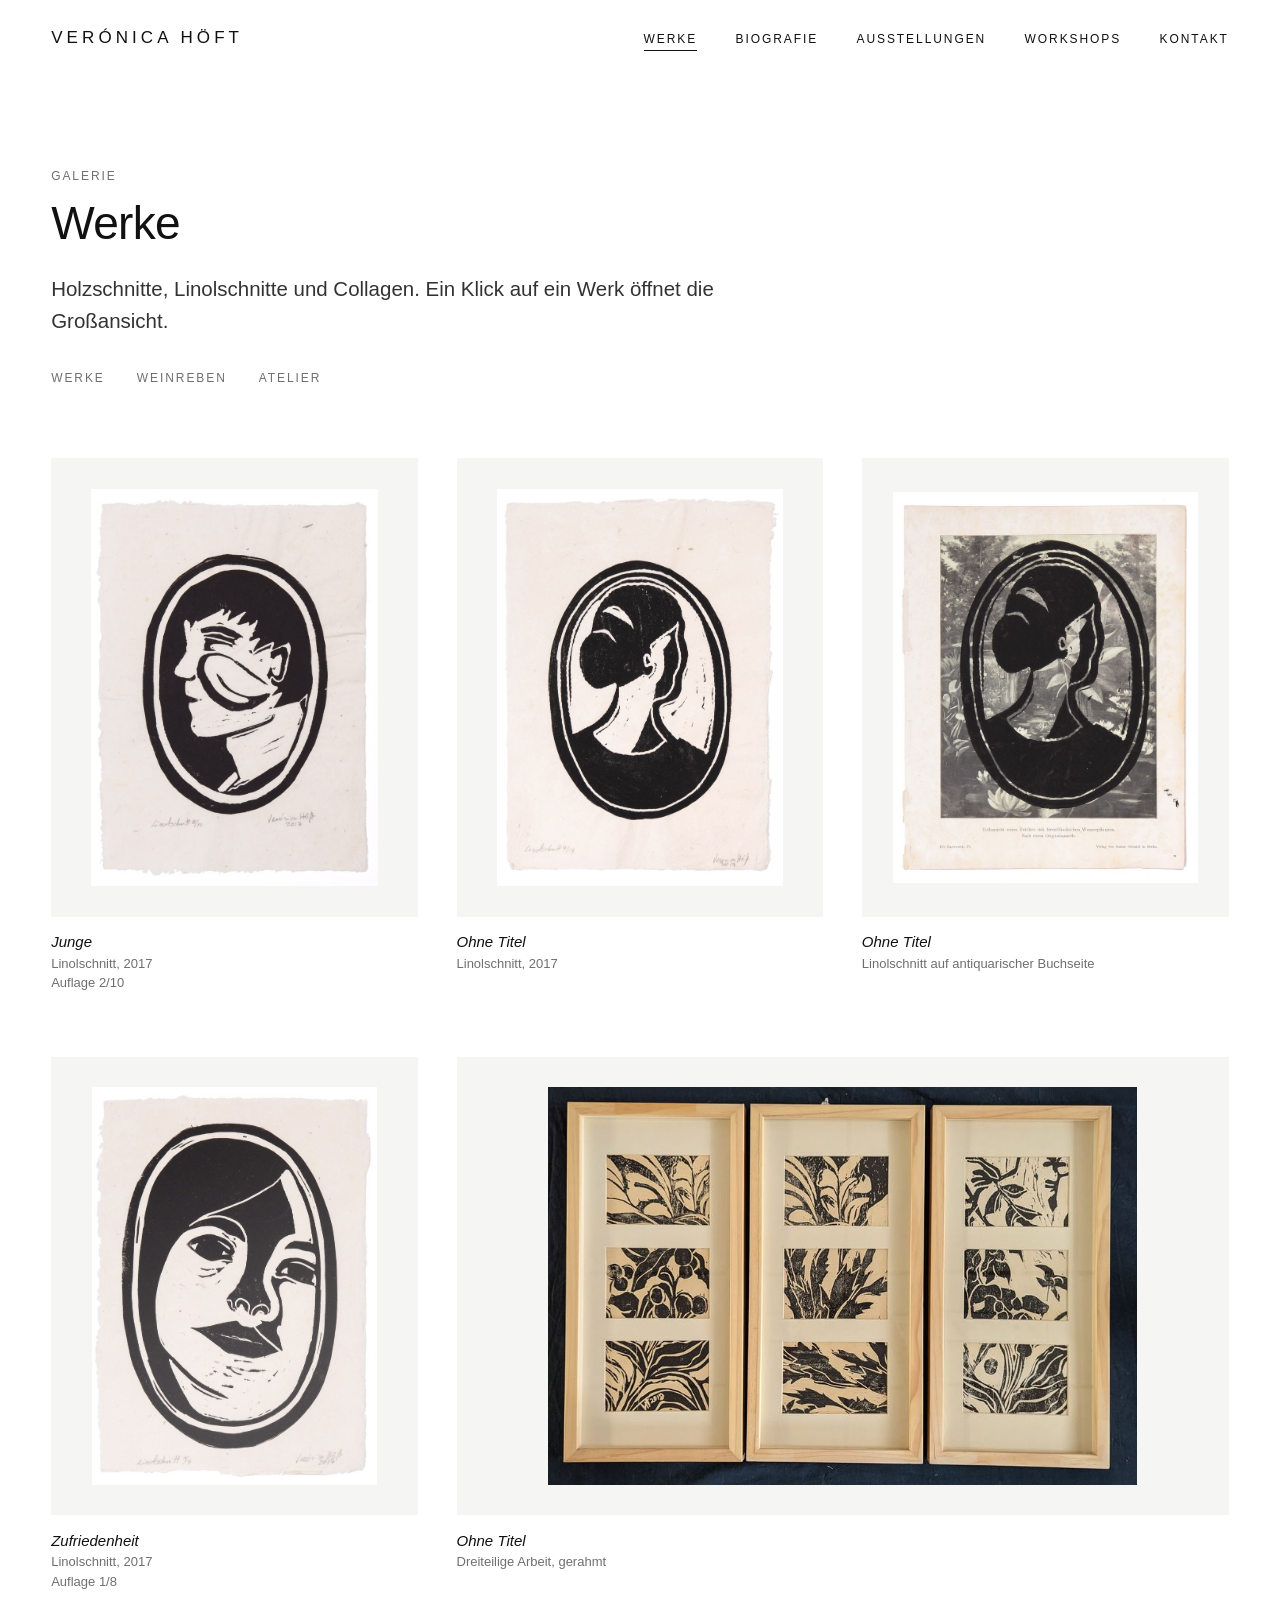
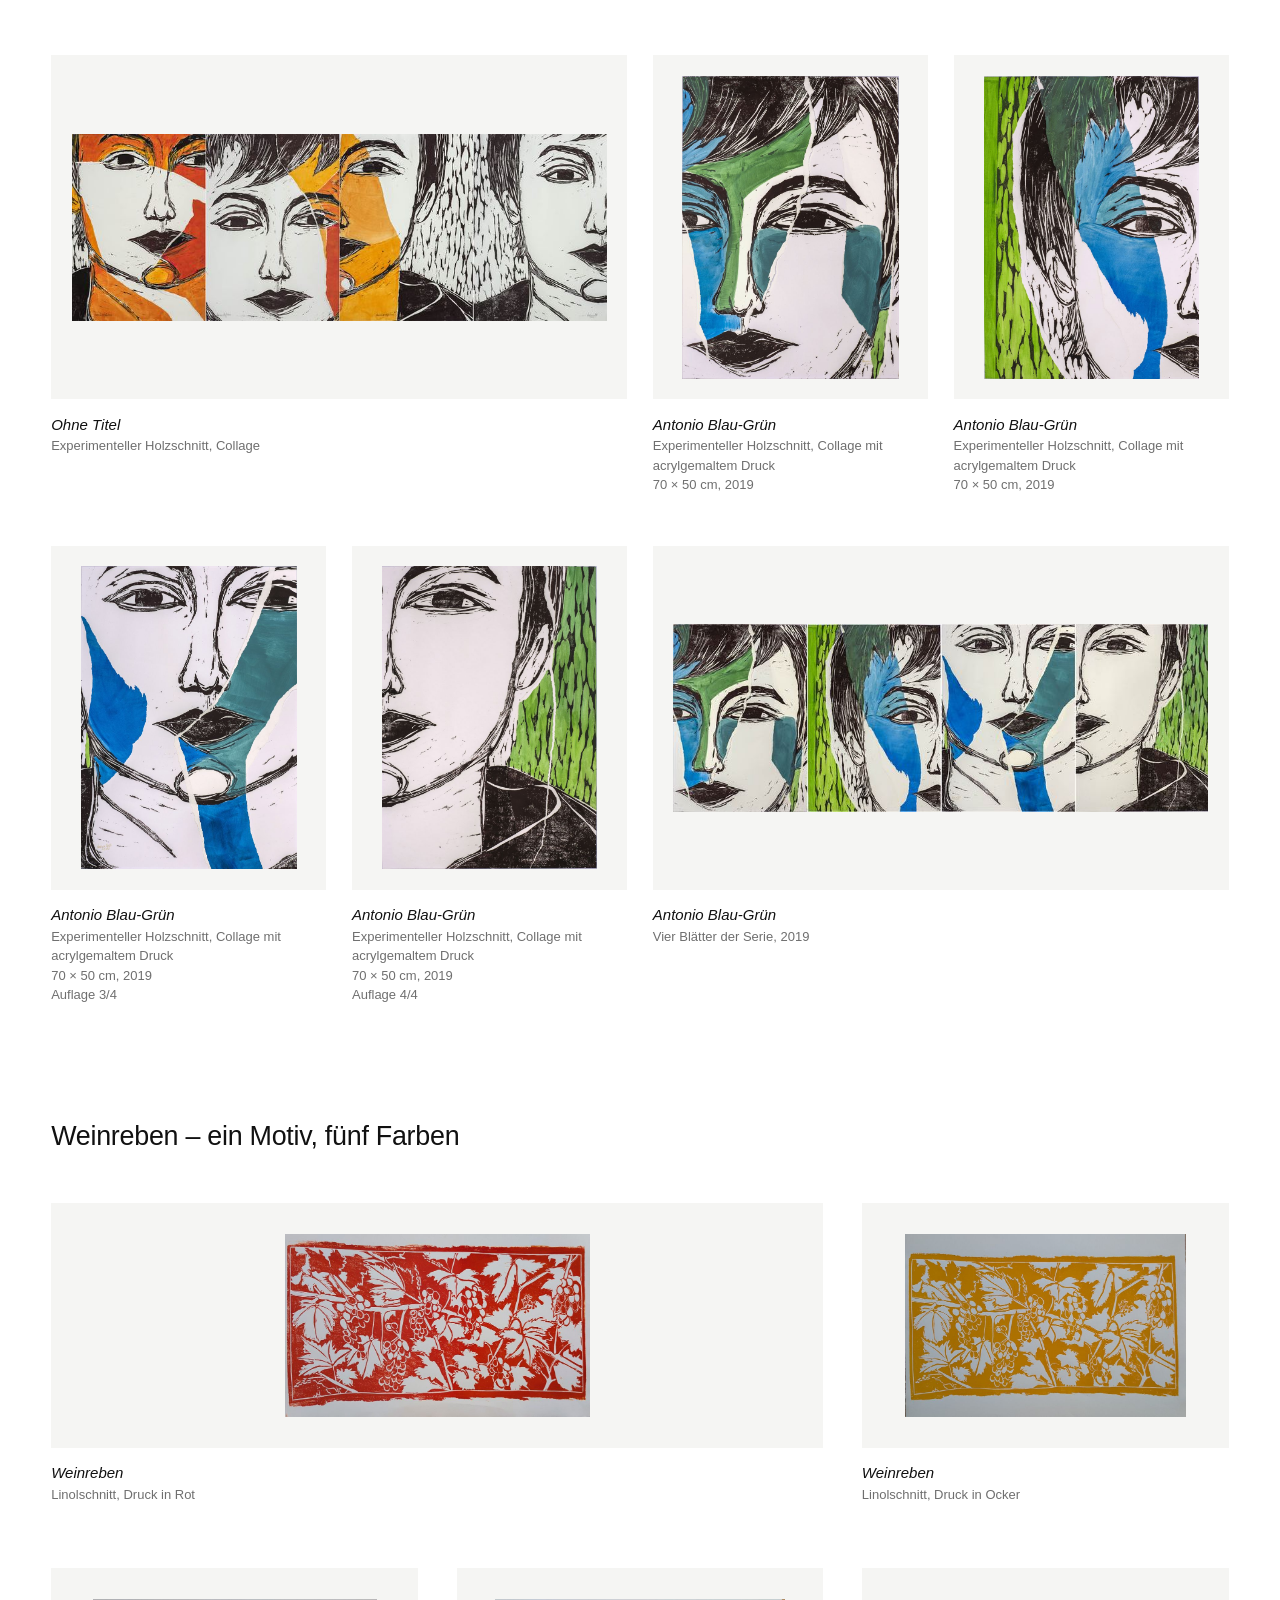
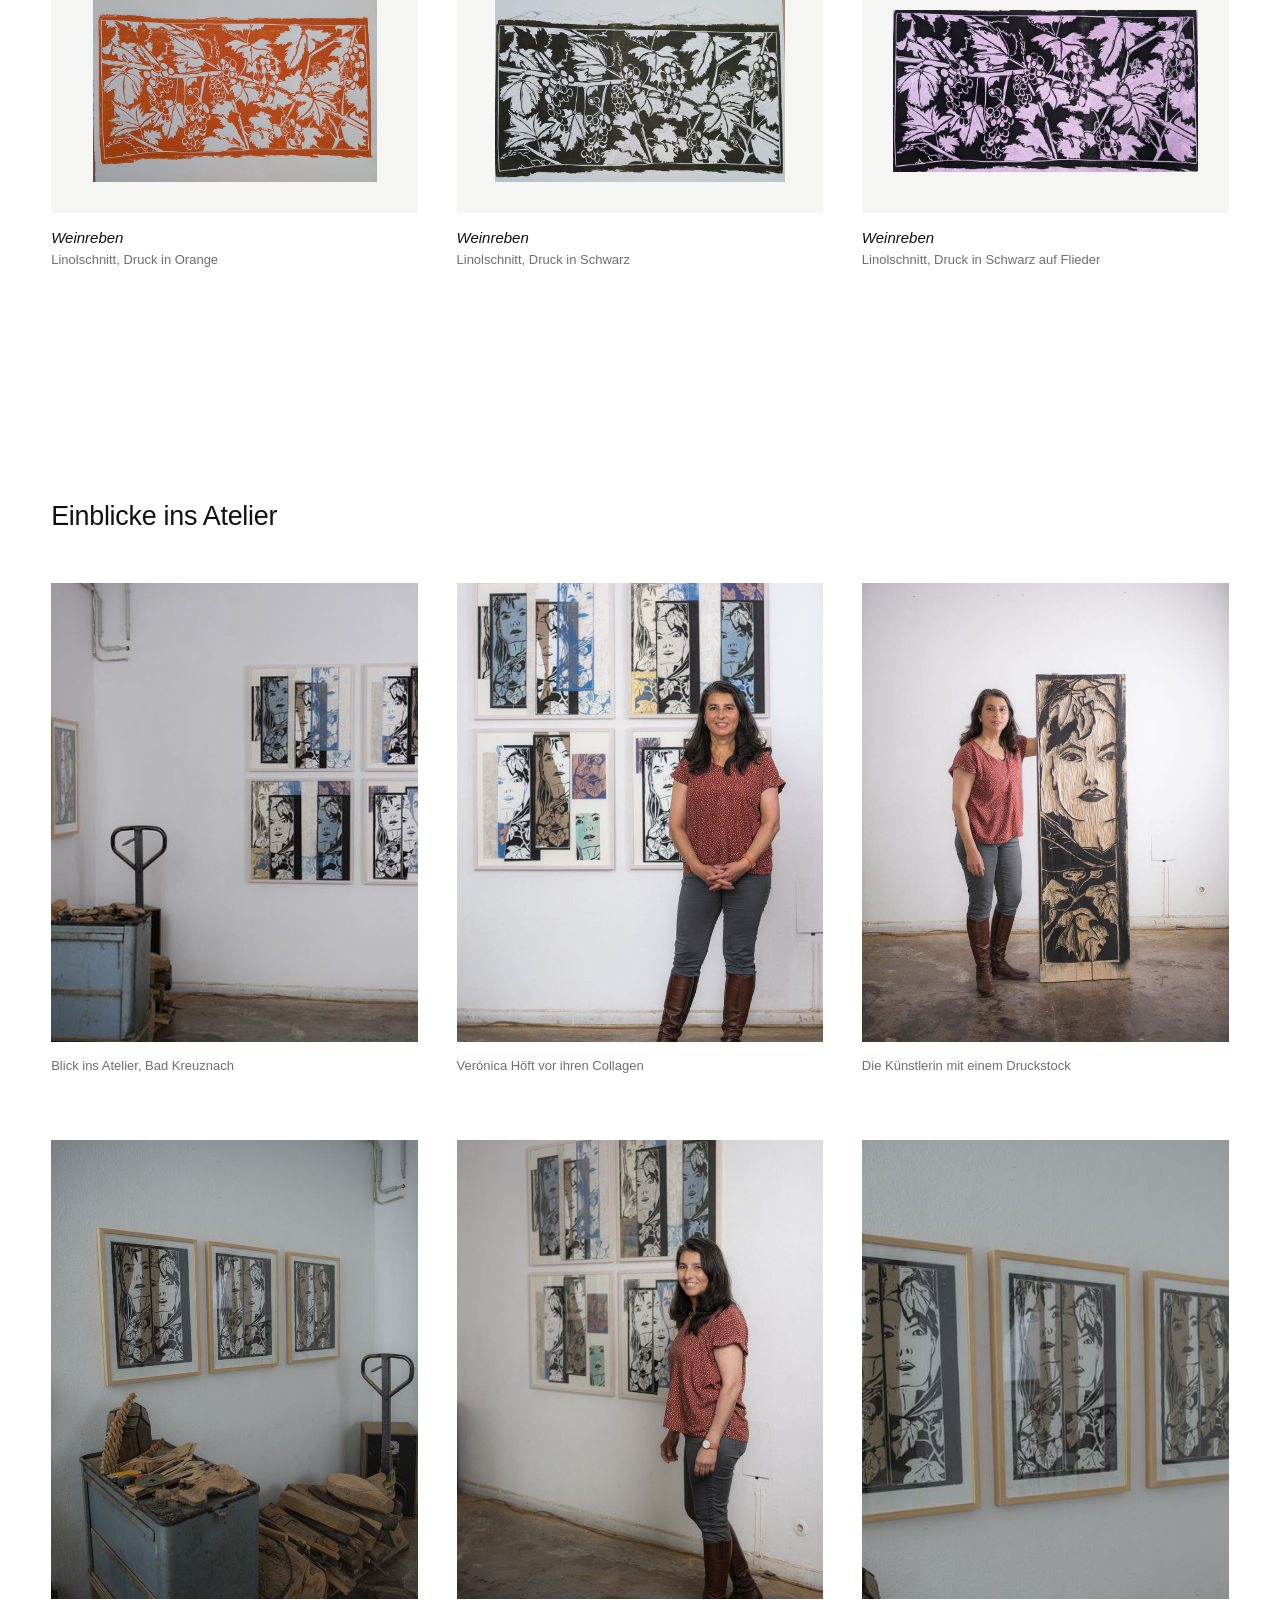
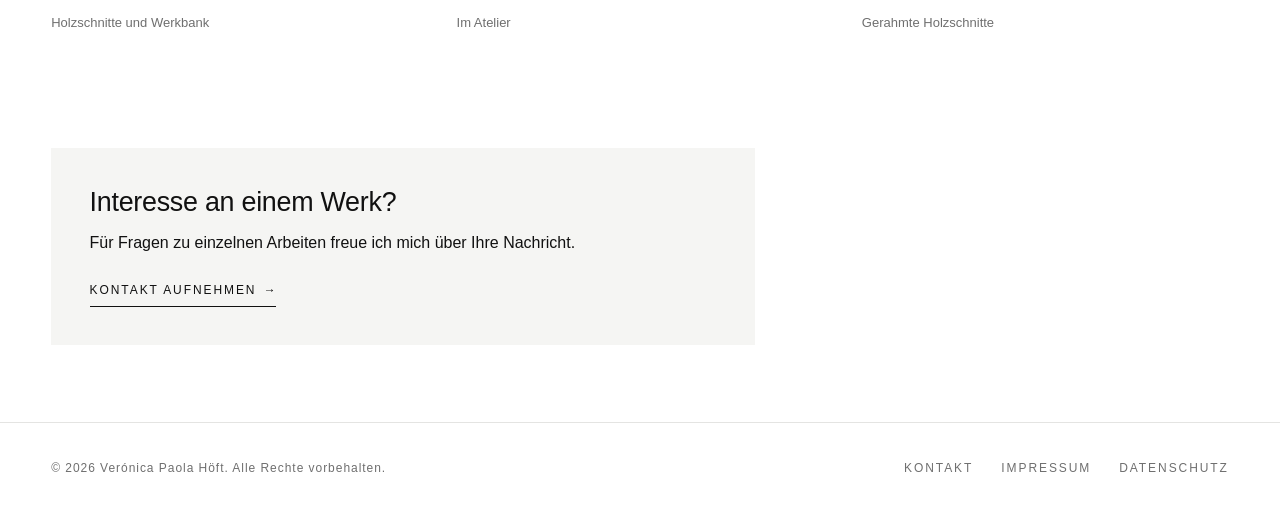
<file: galerie.html>
<!DOCTYPE html>
<html lang="de">
<head>
  <meta charset="UTF-8">
  <meta name="viewport" content="width=device-width, initial-scale=1">
  <!-- vorerst nicht in Suchmaschinen aufnehmen – vor dem offiziellen Start entfernen -->
  <meta name="robots" content="noindex, nofollow">
  <title>Werke – Verónica Höft</title>
  <meta name="description" content="Werke von Verónica Höft: Holzschnitte, Linolschnitte und Collagen sowie Einblicke ins Atelier in Bad Kreuznach.">
  <meta property="og:title" content="Werke – Verónica Höft">
  <meta property="og:description" content="Werke von Verónica Höft: Holzschnitte, Linolschnitte und Collagen sowie Einblicke ins Atelier in Bad Kreuznach.">
  <meta property="og:type" content="website">
  <meta property="og:image" content="bilder/serie-blau.jpg">
  <link rel="stylesheet" href="css/style.css">
  <script src="js/main.js" defer></script>
</head>
<body>
  <a class="skip-link" href="#inhalt">Zum Inhalt springen</a>

  <header class="site-header">
    <div class="wrap">
      <a class="wordmark" href="index.html">Verónica Höft</a>
      <button class="menu-toggle" type="button" aria-expanded="false" aria-controls="hauptmenue" aria-label="Menü öffnen"><span class="menu-toggle__label" aria-hidden="true"><span>Menü</span><span>Schließen</span></span><span class="menu-toggle__icon" aria-hidden="true"></span></button>
      <nav class="nav" id="hauptmenue" aria-label="Hauptnavigation">
        <ul>
          <li><a href="galerie.html" aria-current="page">Werke</a></li>
          <li><a href="biografie.html">Biografie</a></li>
          <li><a href="ausstellungen.html">Ausstellungen</a></li>
          <li><a href="workshops.html">Workshops</a></li>
          <li><a href="kontakt.html">Kontakt</a></li>
        </ul>
      </nav>
    </div>
  </header>

  <main id="inhalt">
    <div class="wrap page-head">
      <p class="label">Galerie</p>
      <h1 class="display">Werke</h1>
      <p class="lead">Holzschnitte, Linolschnitte und Collagen. Ein Klick auf ein Werk öffnet die Großansicht.</p>
      <nav class="subnav" aria-label="Bereiche dieser Seite">
        <a href="#werke">Werke</a>
        <a href="#reben">Weinreben</a>
        <a href="#atelier">Atelier</a>
      </nav>
    </div>

    <section class="wrap" id="werke" aria-label="Werke">
      <div class="works">
        <figure class="work reveal">
          <button type="button" class="work__frame" data-full="bilder/junge.jpg" aria-label="Großansicht öffnen: Linolschnitt: Profil eines Jungen in einem Oval, Schwarz auf Büttenpapier">
            <img src="bilder/junge-klein.jpg" width="724" height="1000" alt="Linolschnitt: Profil eines Jungen in einem Oval, Schwarz auf Büttenpapier" decoding="async">
          </button>
          <figcaption><strong>Junge</strong>Linolschnitt, 2017<br>Auflage 2/10</figcaption>
        </figure>
        <figure class="work reveal">
          <button type="button" class="work__frame" data-full="bilder/druck-1.jpg" aria-label="Großansicht öffnen: Linolschnitt: Silhouette einer Frau mit Hochsteckfrisur in einem Oval">
            <img src="bilder/druck-1-klein.jpg" width="721" height="1000" alt="Linolschnitt: Silhouette einer Frau mit Hochsteckfrisur in einem Oval" decoding="async">
          </button>
          <figcaption><strong>Ohne Titel</strong>Linolschnitt, 2017</figcaption>
        </figure>
        <figure class="work reveal">
          <button type="button" class="work__frame" data-full="bilder/druck-2.jpg" aria-label="Großansicht öffnen: Linolschnitt einer Frauensilhouette im Oval, gedruckt auf eine historische Buchseite">
            <img src="bilder/druck-2-klein.jpg" width="780" height="1000" alt="Linolschnitt einer Frauensilhouette im Oval, gedruckt auf eine historische Buchseite" decoding="async">
          </button>
          <figcaption><strong>Ohne Titel</strong>Linolschnitt auf antiquarischer Buchseite</figcaption>
        </figure>
        <figure class="work reveal">
          <button type="button" class="work__frame" data-full="bilder/zufriedenheit.jpg" aria-label="Großansicht öffnen: Linolschnitt: lächelndes Gesicht in einem Oval, Schwarz auf Büttenpapier">
            <img src="bilder/zufriedenheit-klein.jpg" width="717" height="1000" alt="Linolschnitt: lächelndes Gesicht in einem Oval, Schwarz auf Büttenpapier" loading="lazy" decoding="async">
          </button>
          <figcaption><strong>Zufriedenheit</strong>Linolschnitt, 2017<br>Auflage 1/8</figcaption>
        </figure>
        <figure class="work reveal work--wide">
          <button type="button" class="work__frame" data-full="bilder/triptychon.jpg" aria-label="Großansicht öffnen: Drei gerahmte Tafeln mit je drei schwarz-weißen Pflanzenmotiven">
            <img src="bilder/triptychon-klein.jpg" width="800" height="540" alt="Drei gerahmte Tafeln mit je drei schwarz-weißen Pflanzenmotiven" loading="lazy" decoding="async">
          </button>
          <figcaption><strong>Ohne Titel</strong>Dreiteilige Arbeit, gerahmt</figcaption>
        </figure>
      </div>
      <div class="works works--4 works--series">
        <figure class="work reveal work--wide">
          <button type="button" class="work__frame" data-full="bilder/serie-orange.jpg" aria-label="Großansicht öffnen: Vier Holzschnitt-Collagen von Gesichtern mit orangen und roten Farbflächen">
            <img src="bilder/serie-orange-klein.jpg" width="800" height="279" alt="Vier Holzschnitt-Collagen von Gesichtern mit orangen und roten Farbflächen" loading="lazy" decoding="async">
          </button>
          <figcaption><strong>Ohne Titel</strong>Experimenteller Holzschnitt, Collage</figcaption>
        </figure>
        <figure class="work reveal">
          <button type="button" class="work__frame" data-full="bilder/blau-1.jpg" aria-label="Großansicht öffnen: Holzschnitt-Collage eines Gesichts mit grünen und blauen Farbflächen">
            <img src="bilder/blau-1-klein.jpg" width="715" height="1000" alt="Holzschnitt-Collage eines Gesichts mit grünen und blauen Farbflächen" loading="lazy" decoding="async">
          </button>
          <figcaption><strong>Antonio Blau-Grün</strong>Experimenteller Holzschnitt, Collage mit acrylgemaltem Druck<br>70 × 50 cm, 2019</figcaption>
        </figure>
        <figure class="work reveal">
          <button type="button" class="work__frame" data-full="bilder/blau-2.jpg" aria-label="Großansicht öffnen: Holzschnitt-Collage eines Gesichts im Halbprofil mit blauer Fläche und grünem Rand">
            <img src="bilder/blau-2-klein.jpg" width="710" height="1000" alt="Holzschnitt-Collage eines Gesichts im Halbprofil mit blauer Fläche und grünem Rand" loading="lazy" decoding="async">
          </button>
          <figcaption><strong>Antonio Blau-Grün</strong>Experimenteller Holzschnitt, Collage mit acrylgemaltem Druck<br>70 × 50 cm, 2019</figcaption>
        </figure>
        <figure class="work reveal">
          <button type="button" class="work__frame" data-full="bilder/blau-3.jpg" aria-label="Großansicht öffnen: Holzschnitt-Collage eines Gesichts mit blauen und türkisfarbenen Flächen">
            <img src="bilder/blau-3-klein.jpg" width="713" height="1000" alt="Holzschnitt-Collage eines Gesichts mit blauen und türkisfarbenen Flächen" loading="lazy" decoding="async">
          </button>
          <figcaption><strong>Antonio Blau-Grün</strong>Experimenteller Holzschnitt, Collage mit acrylgemaltem Druck<br>70 × 50 cm, 2019<br>Auflage 3/4</figcaption>
        </figure>
        <figure class="work reveal">
          <button type="button" class="work__frame" data-full="bilder/blau-4.jpg" aria-label="Großansicht öffnen: Holzschnitt-Collage eines Gesichts im Anschnitt mit grüner Fläche">
            <img src="bilder/blau-4-klein.jpg" width="712" height="1000" alt="Holzschnitt-Collage eines Gesichts im Anschnitt mit grüner Fläche" loading="lazy" decoding="async">
          </button>
          <figcaption><strong>Antonio Blau-Grün</strong>Experimenteller Holzschnitt, Collage mit acrylgemaltem Druck<br>70 × 50 cm, 2019<br>Auflage 4/4</figcaption>
        </figure>
        <figure class="work reveal work--wide">
          <button type="button" class="work__frame" data-full="bilder/serie-blau.jpg" aria-label="Großansicht öffnen: Vier Holzschnitt-Collagen der Serie Antonio Blau-Grün nebeneinander">
            <img src="bilder/serie-blau-klein.jpg" width="800" height="280" alt="Vier Holzschnitt-Collagen der Serie Antonio Blau-Grün nebeneinander" loading="lazy" decoding="async">
          </button>
          <figcaption><strong>Antonio Blau-Grün</strong>Vier Blätter der Serie, 2019</figcaption>
        </figure>
      </div>
    </section>

    <section class="section" id="reben" aria-labelledby="reben-titel">
      <div class="wrap">
        <div class="section-head">
          <h2 class="title" id="reben-titel">Weinreben – ein Motiv, fünf Farben</h2>
        </div>
        <div class="works">
        <figure class="work work--landscape reveal work--wide">
          <button type="button" class="work__frame" data-full="bilder/reben-rot.jpg" aria-label="Großansicht öffnen: Linolschnitt mit Weinranken, Blättern und Trauben, gedruckt in Rot">
            <img src="bilder/reben-rot-klein.jpg" width="900" height="541" alt="Linolschnitt mit Weinranken, Blättern und Trauben, gedruckt in Rot" loading="lazy" decoding="async">
          </button>
          <figcaption><strong>Weinreben</strong>Linolschnitt, Druck in Rot</figcaption>
        </figure>
        <figure class="work work--landscape reveal">
          <button type="button" class="work__frame" data-full="bilder/reben-gelb.jpg" aria-label="Großansicht öffnen: Linolschnitt mit Weinranken, Blättern und Trauben, gedruckt in Ocker">
            <img src="bilder/reben-gelb-klein.jpg" width="900" height="587" alt="Linolschnitt mit Weinranken, Blättern und Trauben, gedruckt in Ocker" loading="lazy" decoding="async">
          </button>
          <figcaption><strong>Weinreben</strong>Linolschnitt, Druck in Ocker</figcaption>
        </figure>
        <figure class="work work--landscape reveal">
          <button type="button" class="work__frame" data-full="bilder/reben-orange.jpg" aria-label="Großansicht öffnen: Linolschnitt mit Weinranken, Blättern und Trauben, gedruckt in Orange">
            <img src="bilder/reben-orange-klein.jpg" width="900" height="581" alt="Linolschnitt mit Weinranken, Blättern und Trauben, gedruckt in Orange" loading="lazy" decoding="async">
          </button>
          <figcaption><strong>Weinreben</strong>Linolschnitt, Druck in Orange</figcaption>
        </figure>
        <figure class="work work--landscape reveal">
          <button type="button" class="work__frame" data-full="bilder/reben-schwarz.jpg" aria-label="Großansicht öffnen: Linolschnitt mit Weinranken, Blättern und Trauben, gedruckt in Schwarz">
            <img src="bilder/reben-schwarz-klein.jpg" width="900" height="568" alt="Linolschnitt mit Weinranken, Blättern und Trauben, gedruckt in Schwarz" loading="lazy" decoding="async">
          </button>
          <figcaption><strong>Weinreben</strong>Linolschnitt, Druck in Schwarz</figcaption>
        </figure>
        <figure class="work work--landscape reveal">
          <button type="button" class="work__frame" data-full="bilder/reben-violett.jpg" aria-label="Großansicht öffnen: Linolschnitt mit Weinranken, Blättern und Trauben, Schwarz auf fliederfarbenem Papier">
            <img src="bilder/reben-violett-klein.jpg" width="900" height="476" alt="Linolschnitt mit Weinranken, Blättern und Trauben, Schwarz auf fliederfarbenem Papier" loading="lazy" decoding="async">
          </button>
          <figcaption><strong>Weinreben</strong>Linolschnitt, Druck in Schwarz auf Flieder</figcaption>
        </figure>
        </div>
      </div>
    </section>

    <section class="section" id="atelier" aria-labelledby="atelier-titel">
      <div class="wrap">
        <div class="section-head">
          <h2 class="title" id="atelier-titel">Einblicke ins Atelier</h2>
        </div>
        <div class="works">
        <figure class="work reveal work--photo">
          <button type="button" class="work__frame" data-full="bilder/atelier-2.jpg" aria-label="Großansicht öffnen: Atelieransicht mit gerahmten Holzschnitten und Collagen an weißen Wänden">
            <img src="bilder/atelier-2-klein.jpg" width="800" height="539" alt="Atelieransicht mit gerahmten Holzschnitten und Collagen an weißen Wänden" loading="lazy" decoding="async">
          </button>
          <figcaption>Blick ins Atelier, Bad Kreuznach</figcaption>
        </figure>
        <figure class="work reveal work--photo">
          <button type="button" class="work__frame" data-full="bilder/atelier-1.jpg" aria-label="Großansicht öffnen: Verónica Höft vor vier gerahmten Collagen im Atelier">
            <img src="bilder/atelier-1-klein.jpg" width="667" height="1000" alt="Verónica Höft vor vier gerahmten Collagen im Atelier" loading="lazy" decoding="async">
          </button>
          <figcaption>Verónica Höft vor ihren Collagen</figcaption>
        </figure>
        <figure class="work reveal work--photo">
          <button type="button" class="work__frame" data-full="bilder/atelier-3.jpg" aria-label="Großansicht öffnen: Verónica Höft neben einem mannshohen Druckstock mit Frauenporträt">
            <img src="bilder/atelier-3-klein.jpg" width="667" height="1000" alt="Verónica Höft neben einem mannshohen Druckstock mit Frauenporträt" loading="lazy" decoding="async">
          </button>
          <figcaption>Die Künstlerin mit einem Druckstock</figcaption>
        </figure>
        <figure class="work reveal work--photo">
          <button type="button" class="work__frame" data-full="bilder/atelier-5.jpg" aria-label="Großansicht öffnen: Drei gerahmte Holzschnitte über einer Werkbank mit Holzstücken">
            <img src="bilder/atelier-5-klein.jpg" width="667" height="1000" alt="Drei gerahmte Holzschnitte über einer Werkbank mit Holzstücken" loading="lazy" decoding="async">
          </button>
          <figcaption>Holzschnitte und Werkbank</figcaption>
        </figure>
        <figure class="work reveal work--photo">
          <button type="button" class="work__frame" data-full="bilder/atelier-4.jpg" aria-label="Großansicht öffnen: Verónica Höft im Atelier vor ihren Collagen">
            <img src="bilder/atelier-4-klein.jpg" width="594" height="1000" alt="Verónica Höft im Atelier vor ihren Collagen" loading="lazy" decoding="async">
          </button>
          <figcaption>Im Atelier</figcaption>
        </figure>
        <figure class="work reveal work--photo">
          <button type="button" class="work__frame" data-full="bilder/atelier-6.jpg" aria-label="Großansicht öffnen: Drei gerahmte Holzschnitte an der Atelierwand">
            <img src="bilder/atelier-6-klein.jpg" width="800" height="517" alt="Drei gerahmte Holzschnitte an der Atelierwand" loading="lazy" decoding="async">
          </button>
          <figcaption>Gerahmte Holzschnitte</figcaption>
        </figure>
        </div>
      </div>
    </section>

    <section class="wrap">
      <div class="note">
        <h2 class="title">Interesse an einem Werk?</h2>
        <p>Für Fragen zu einzelnen Arbeiten freue ich mich über Ihre Nachricht.</p>
        <a class="more" href="kontakt.html">Kontakt aufnehmen</a>
      </div>
    </section>
  </main>

  <footer class="site-footer">
    <div class="wrap">
      <p>© 2026 Verónica Paola Höft. Alle Rechte vorbehalten.</p>
      <ul>
        <li><a href="kontakt.html">Kontakt</a></li>
        <li><a href="impressum.html">Impressum</a></li>
        <li><a href="datenschutz.html">Datenschutz</a></li>
      </ul>
    </div>
  </footer>
</body>
</html>
</file>
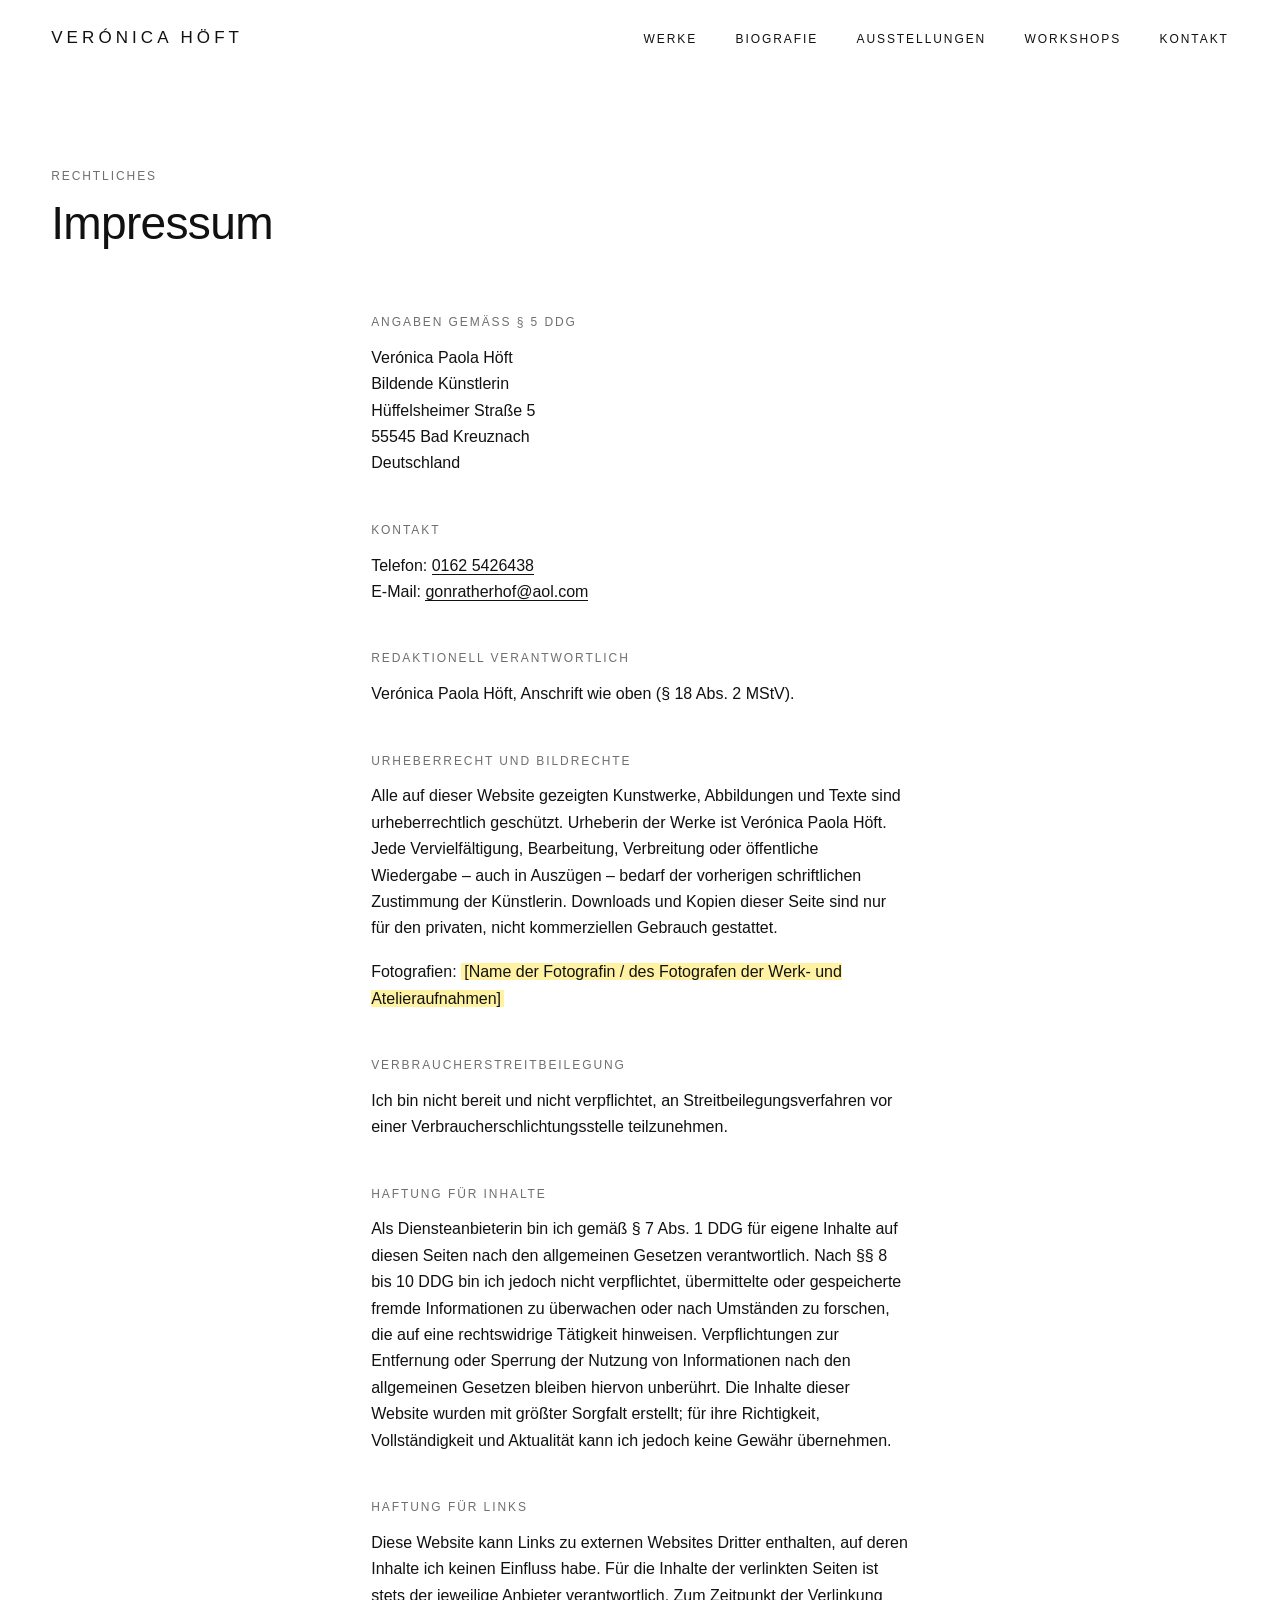
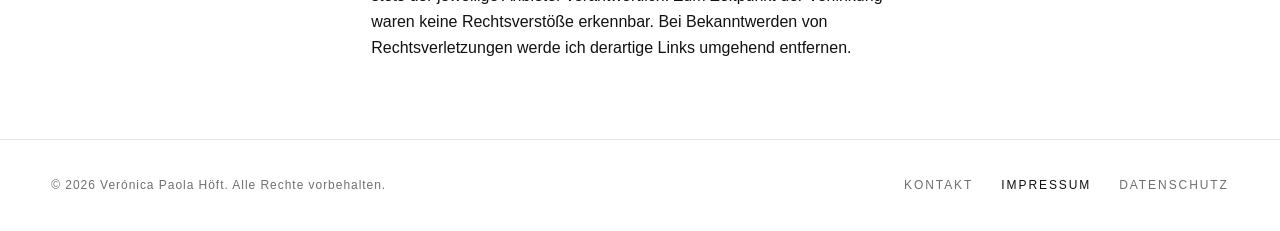
<file: impressum.html>
<!DOCTYPE html>
<html lang="de">
<head>
  <meta charset="UTF-8">
  <meta name="viewport" content="width=device-width, initial-scale=1">
  <!-- vorerst nicht in Suchmaschinen aufnehmen – vor dem offiziellen Start entfernen -->
  <meta name="robots" content="noindex, nofollow">
  <title>Impressum – Verónica Höft</title>
  <meta name="description" content="Impressum der Website von Verónica Höft.">
  <meta property="og:title" content="Impressum – Verónica Höft">
  <meta property="og:description" content="Impressum der Website von Verónica Höft.">
  <meta property="og:type" content="website">
  <meta property="og:image" content="bilder/serie-blau.jpg">
  <link rel="stylesheet" href="css/style.css">
  <script src="js/main.js" defer></script>
</head>
<body>
  <a class="skip-link" href="#inhalt">Zum Inhalt springen</a>

  <header class="site-header">
    <div class="wrap">
      <a class="wordmark" href="index.html">Verónica Höft</a>
      <button class="menu-toggle" type="button" aria-expanded="false" aria-controls="hauptmenue" aria-label="Menü öffnen"><span class="menu-toggle__label" aria-hidden="true"><span>Menü</span><span>Schließen</span></span><span class="menu-toggle__icon" aria-hidden="true"></span></button>
      <nav class="nav" id="hauptmenue" aria-label="Hauptnavigation">
        <ul>
          <li><a href="galerie.html">Werke</a></li>
          <li><a href="biografie.html">Biografie</a></li>
          <li><a href="ausstellungen.html">Ausstellungen</a></li>
          <li><a href="workshops.html">Workshops</a></li>
          <li><a href="kontakt.html">Kontakt</a></li>
        </ul>
      </nav>
    </div>
  </header>

  <main id="inhalt">
    <div class="wrap page-head">
      <p class="label">Rechtliches</p>
      <h1 class="display">Impressum</h1>
    </div>

    <div class="wrap prose">
      <h2>Angaben gemäß § 5 DDG</h2>
      <p>
        Verónica Paola Höft<br>
        Bildende Künstlerin<br>
        Hüffelsheimer Straße 5<br>
        55545 Bad Kreuznach<br>
        Deutschland
      </p>

      <h2>Kontakt</h2>
      <p>
        Telefon: <a href="tel:+491625426438">0162 5426438</a><br>
        E-Mail: <a href="mailto:gonratherhof@aol.com">gonratherhof@aol.com</a>
      </p>


      <h2>Redaktionell verantwortlich</h2>
      <p>Verónica Paola Höft, Anschrift wie oben (§ 18 Abs. 2 MStV).</p>

      <h2>Urheberrecht und Bildrechte</h2>
      <p>Alle auf dieser Website gezeigten Kunstwerke, Abbildungen und Texte sind urheberrechtlich geschützt. Urheberin der Werke ist Verónica Paola Höft. Jede Vervielfältigung, Bearbeitung, Verbreitung oder öffentliche Wiedergabe – auch in Auszügen – bedarf der vorherigen schriftlichen Zustimmung der Künstlerin. Downloads und Kopien dieser Seite sind nur für den privaten, nicht kommerziellen Gebrauch gestattet.</p>
      <p>Fotografien: <mark class="todo">[Name der Fotografin / des Fotografen der Werk- und Atelieraufnahmen]</mark></p>

      <h2>Verbraucherstreitbeilegung</h2>
      <p>Ich bin nicht bereit und nicht verpflichtet, an Streitbeilegungsverfahren vor einer Verbraucherschlichtungsstelle teilzunehmen.</p>

      <h2>Haftung für Inhalte</h2>
      <p>Als Diensteanbieterin bin ich gemäß § 7 Abs. 1 DDG für eigene Inhalte auf diesen Seiten nach den allgemeinen Gesetzen verantwortlich. Nach §§ 8 bis 10 DDG bin ich jedoch nicht verpflichtet, übermittelte oder gespeicherte fremde Informationen zu überwachen oder nach Umständen zu forschen, die auf eine rechtswidrige Tätigkeit hinweisen. Verpflichtungen zur Entfernung oder Sperrung der Nutzung von Informationen nach den allgemeinen Gesetzen bleiben hiervon unberührt. Die Inhalte dieser Website wurden mit größter Sorgfalt erstellt; für ihre Richtigkeit, Vollständigkeit und Aktualität kann ich jedoch keine Gewähr übernehmen.</p>

      <h2>Haftung für Links</h2>
      <p>Diese Website kann Links zu externen Websites Dritter enthalten, auf deren Inhalte ich keinen Einfluss habe. Für die Inhalte der verlinkten Seiten ist stets der jeweilige Anbieter verantwortlich. Zum Zeitpunkt der Verlinkung waren keine Rechtsverstöße erkennbar. Bei Bekanntwerden von Rechtsverletzungen werde ich derartige Links umgehend entfernen.</p>
    </div>
  </main>

  <footer class="site-footer">
    <div class="wrap">
      <p>© 2026 Verónica Paola Höft. Alle Rechte vorbehalten.</p>
      <ul>
        <li><a href="kontakt.html">Kontakt</a></li>
        <li><a href="impressum.html" aria-current="page">Impressum</a></li>
        <li><a href="datenschutz.html">Datenschutz</a></li>
      </ul>
    </div>
  </footer>
</body>
</html>
</file>
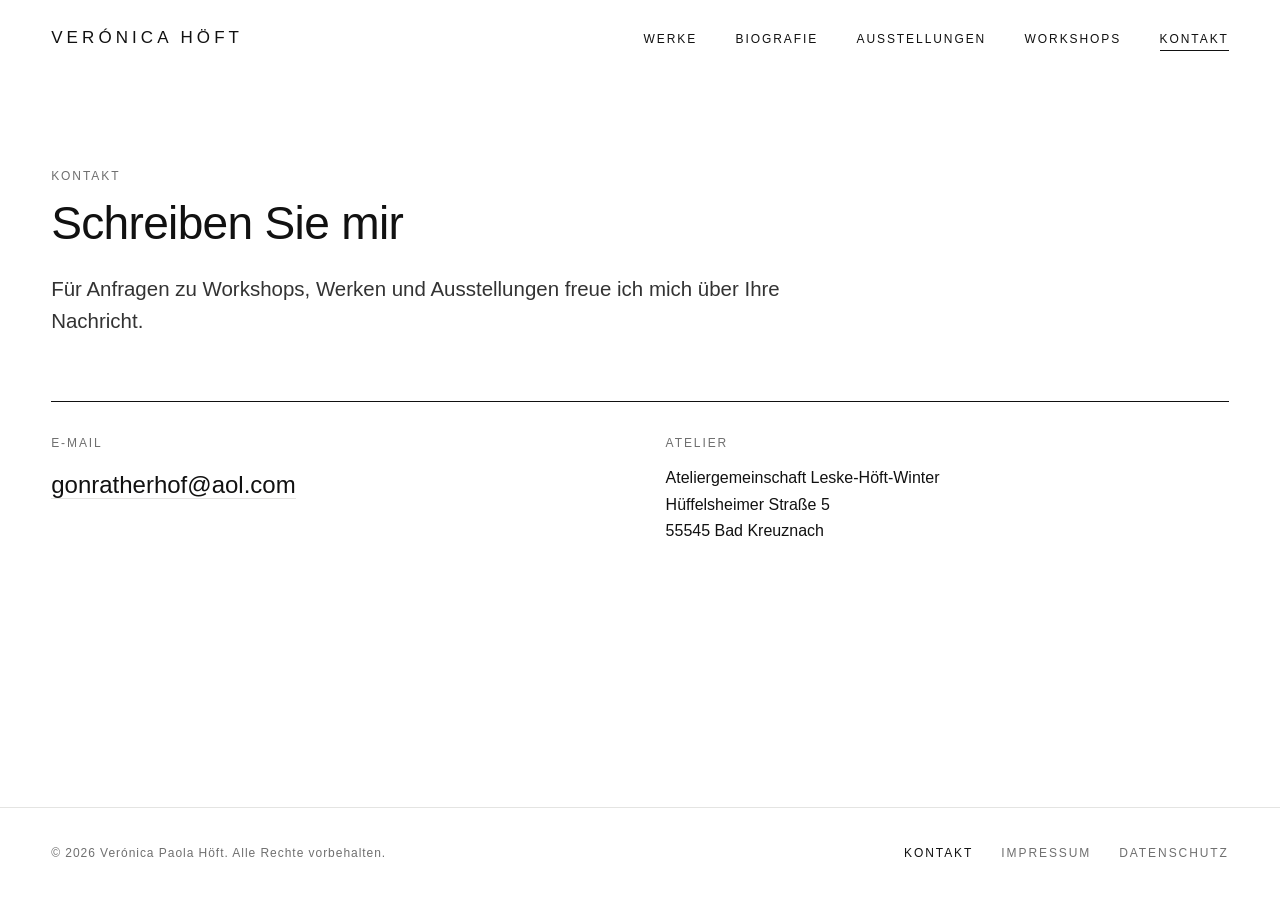
<file: kontakt.html>
<!DOCTYPE html>
<html lang="de">
<head>
  <meta charset="UTF-8">
  <meta name="viewport" content="width=device-width, initial-scale=1">
  <!-- vorerst nicht in Suchmaschinen aufnehmen – vor dem offiziellen Start entfernen -->
  <meta name="robots" content="noindex, nofollow">
  <title>Kontakt – Verónica Höft</title>
  <meta name="description" content="Kontakt zu Verónica Höft für Anfragen zu Workshops, Werken und Ausstellungen.">
  <meta property="og:title" content="Kontakt – Verónica Höft">
  <meta property="og:description" content="Kontakt zu Verónica Höft für Anfragen zu Workshops, Werken und Ausstellungen.">
  <meta property="og:type" content="website">
  <meta property="og:image" content="bilder/serie-blau.jpg">
  <link rel="stylesheet" href="css/style.css">
  <script src="js/main.js" defer></script>
</head>
<body>
  <a class="skip-link" href="#inhalt">Zum Inhalt springen</a>

  <header class="site-header">
    <div class="wrap">
      <a class="wordmark" href="index.html">Verónica Höft</a>
      <button class="menu-toggle" type="button" aria-expanded="false" aria-controls="hauptmenue" aria-label="Menü öffnen"><span class="menu-toggle__label" aria-hidden="true"><span>Menü</span><span>Schließen</span></span><span class="menu-toggle__icon" aria-hidden="true"></span></button>
      <nav class="nav" id="hauptmenue" aria-label="Hauptnavigation">
        <ul>
          <li><a href="galerie.html">Werke</a></li>
          <li><a href="biografie.html">Biografie</a></li>
          <li><a href="ausstellungen.html">Ausstellungen</a></li>
          <li><a href="workshops.html">Workshops</a></li>
          <li><a href="kontakt.html" aria-current="page">Kontakt</a></li>
        </ul>
      </nav>
    </div>
  </header>

  <main id="inhalt">
    <div class="wrap page-head">
      <p class="label">Kontakt</p>
      <h1 class="display">Schreiben Sie mir</h1>
      <p class="lead">Für Anfragen zu Workshops, Werken und Ausstellungen freue ich mich über Ihre Nachricht.</p>
    </div>

    <div class="wrap">
      <div class="contact">
        <div>
          <span class="label">E-Mail</span>
          <a class="contact__mail" href="mailto:gonratherhof@aol.com">gonratherhof@aol.com</a>
        </div>
        <div>
          <span class="label">Atelier</span>
          <p>Ateliergemeinschaft Leske-Höft-Winter<br>Hüffelsheimer Straße 5<br>55545 Bad Kreuznach</p>
        </div>
      </div>
    </div>
  </main>

  <footer class="site-footer">
    <div class="wrap">
      <p>© 2026 Verónica Paola Höft. Alle Rechte vorbehalten.</p>
      <ul>
        <li><a href="kontakt.html" aria-current="page">Kontakt</a></li>
        <li><a href="impressum.html">Impressum</a></li>
        <li><a href="datenschutz.html">Datenschutz</a></li>
      </ul>
    </div>
  </footer>
</body>
</html>
</file>
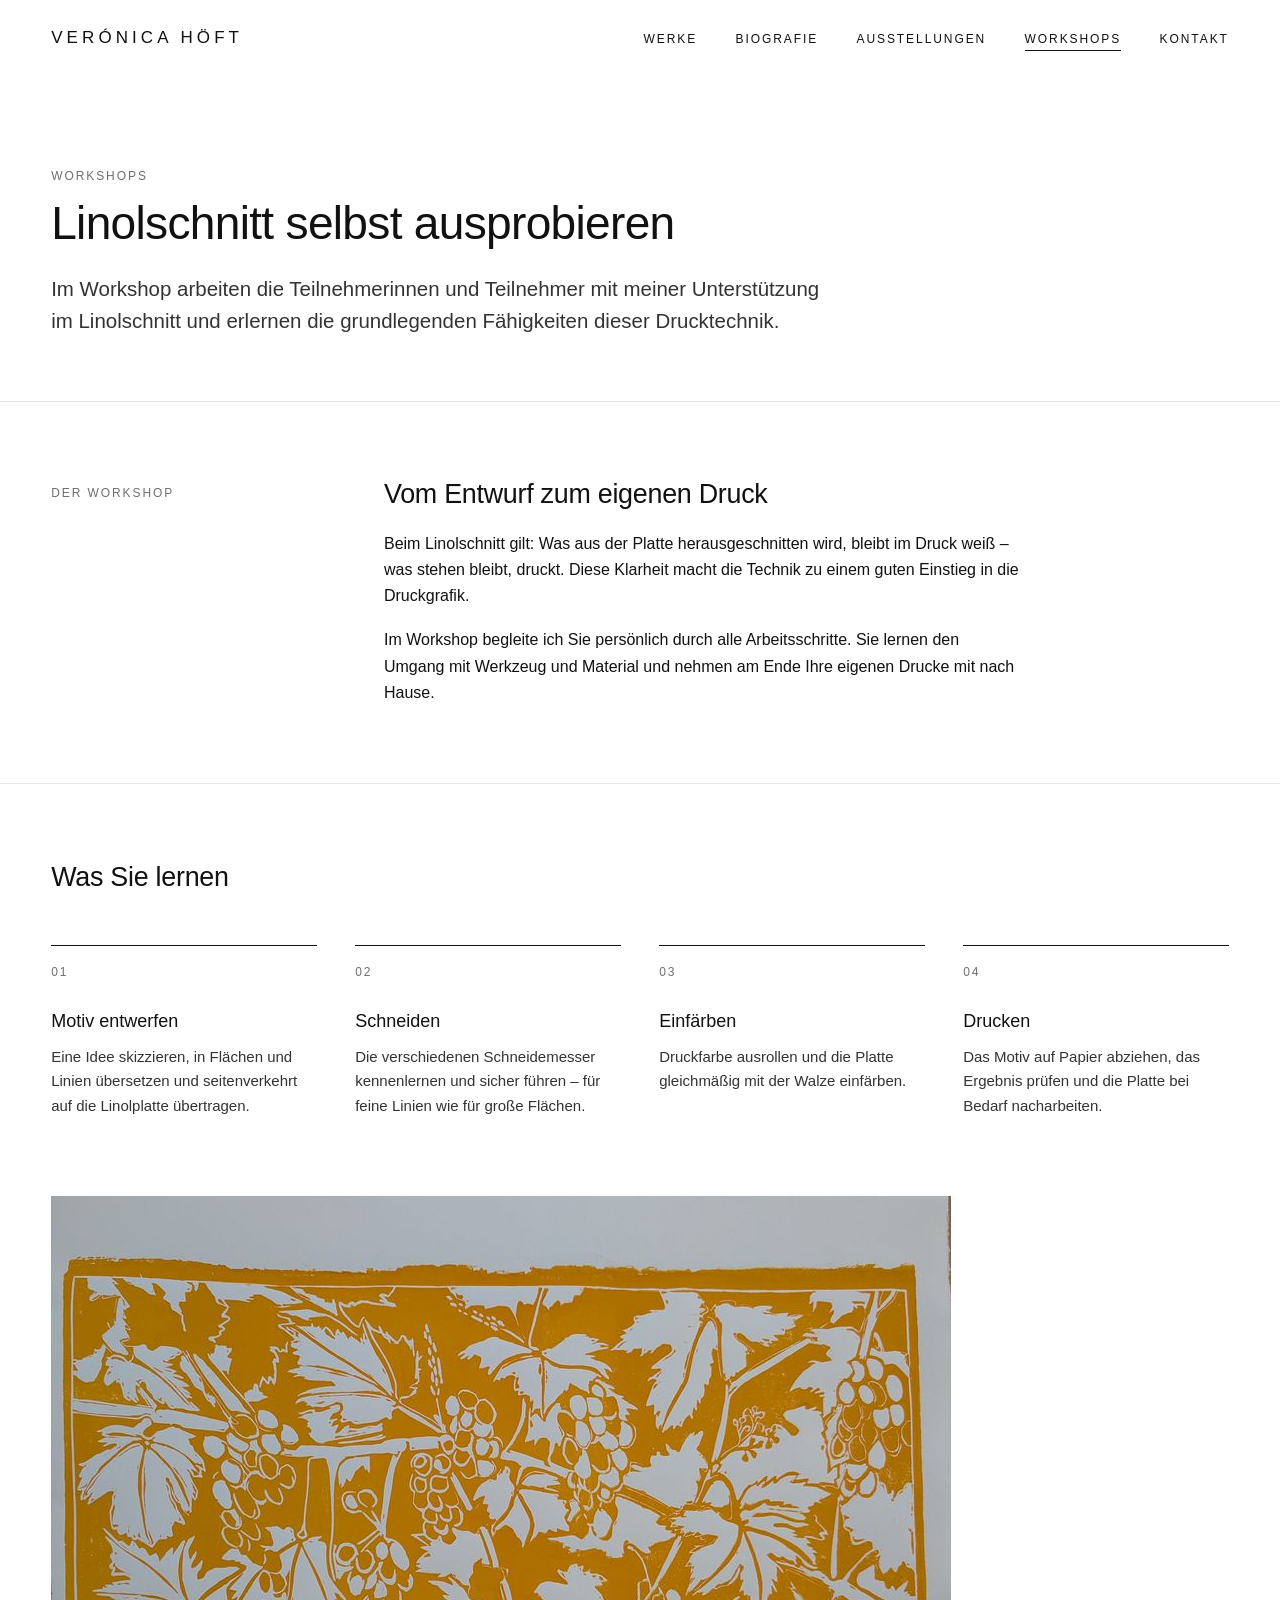
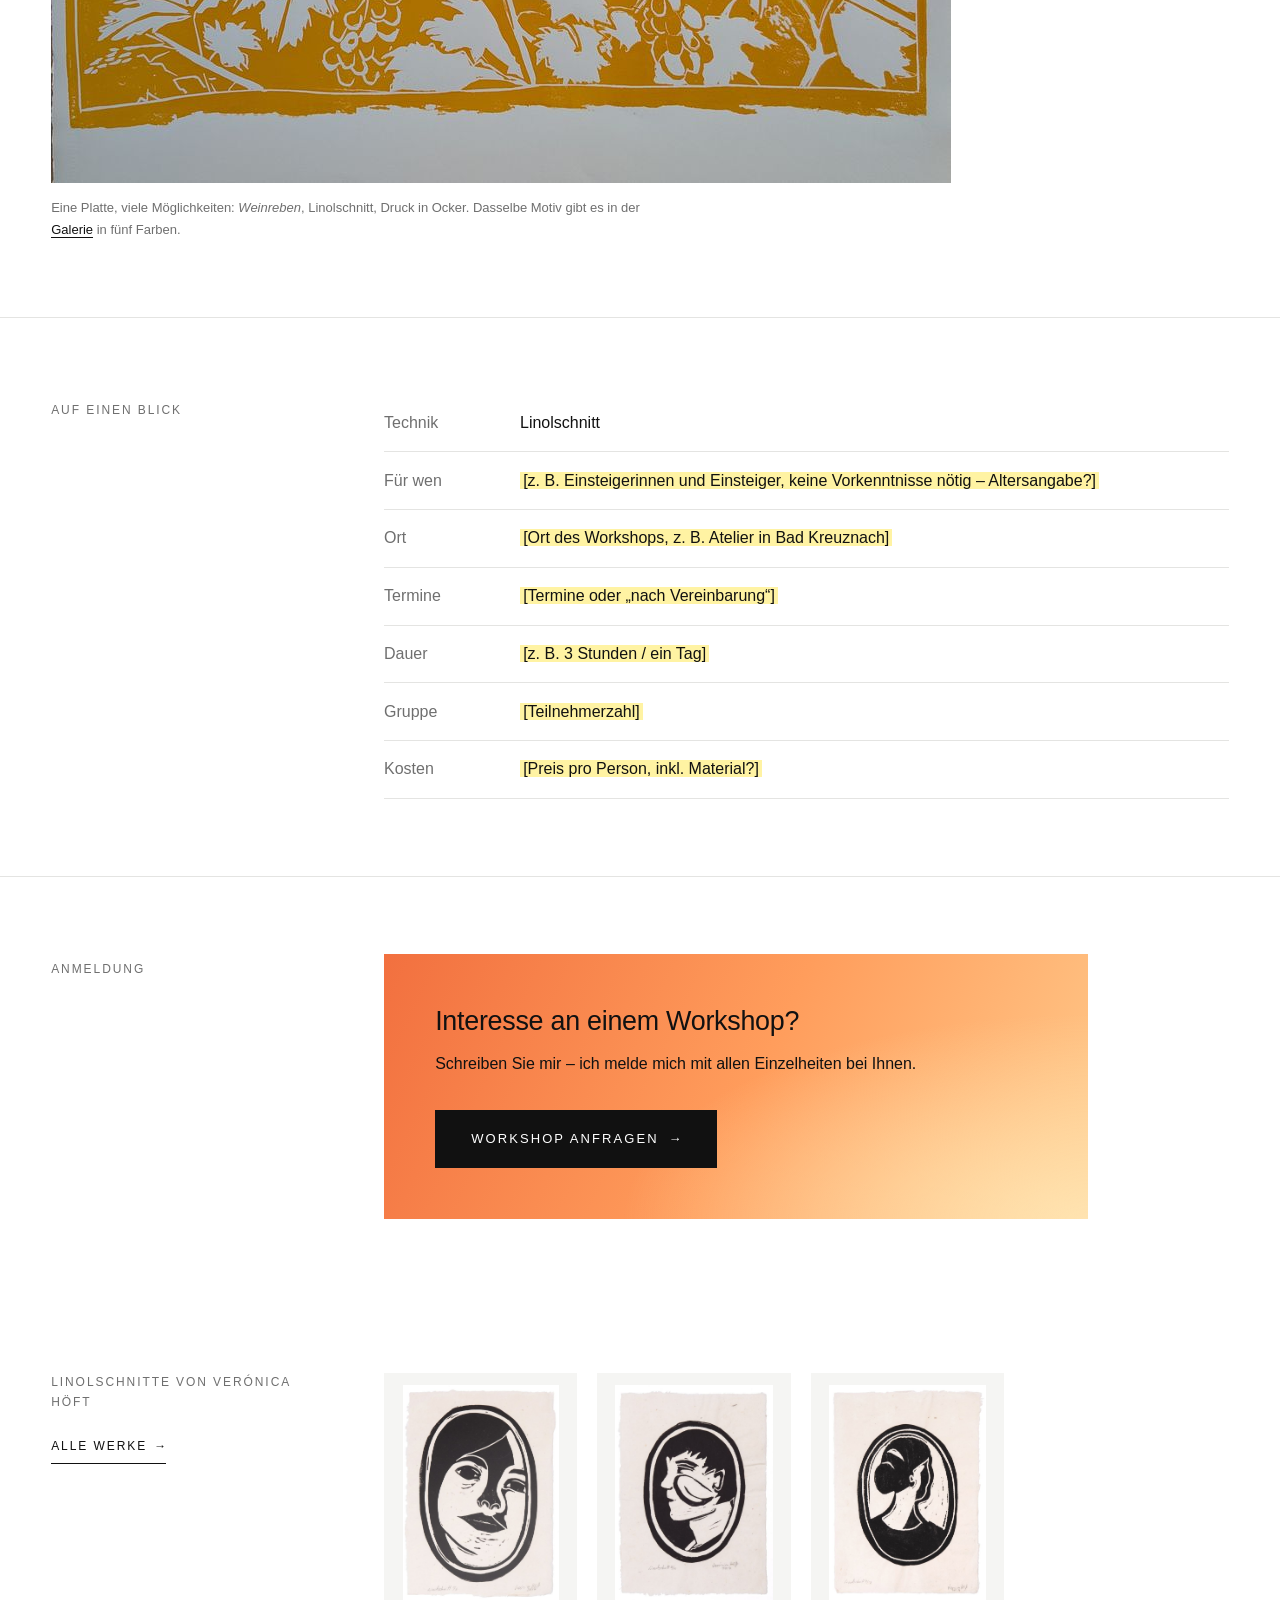
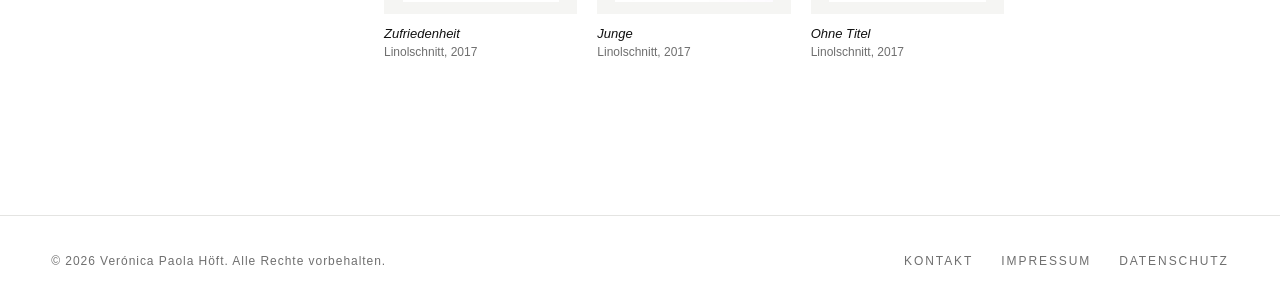
<file: workshops.html>
<!DOCTYPE html>
<html lang="de">
<head>
  <meta charset="UTF-8">
  <meta name="viewport" content="width=device-width, initial-scale=1">
  <!-- vorerst nicht in Suchmaschinen aufnehmen – vor dem offiziellen Start entfernen -->
  <meta name="robots" content="noindex, nofollow">
  <title>Workshops – Verónica Höft</title>
  <meta name="description" content="Linolschnitt-Workshops mit Verónica Höft: Mit persönlicher Unterstützung die Grundlagen des Linolschnitts erlernen – vom Entwurf bis zum eigenen Druck.">
  <meta property="og:title" content="Workshops – Verónica Höft">
  <meta property="og:description" content="Linolschnitt-Workshops mit Verónica Höft: Mit persönlicher Unterstützung die Grundlagen des Linolschnitts erlernen – vom Entwurf bis zum eigenen Druck.">
  <meta property="og:type" content="website">
  <meta property="og:image" content="bilder/zufriedenheit.jpg">
  <link rel="stylesheet" href="css/style.css">
  <script src="js/main.js" defer></script>
</head>
<body>
  <a class="skip-link" href="#inhalt">Zum Inhalt springen</a>

  <header class="site-header">
    <div class="wrap">
      <a class="wordmark" href="index.html">Verónica Höft</a>
      <button class="menu-toggle" type="button" aria-expanded="false" aria-controls="hauptmenue" aria-label="Menü öffnen"><span class="menu-toggle__label" aria-hidden="true"><span>Menü</span><span>Schließen</span></span><span class="menu-toggle__icon" aria-hidden="true"></span></button>
      <nav class="nav" id="hauptmenue" aria-label="Hauptnavigation">
        <ul>
          <li><a href="galerie.html">Werke</a></li>
          <li><a href="biografie.html">Biografie</a></li>
          <li><a href="ausstellungen.html">Ausstellungen</a></li>
          <li><a href="workshops.html" aria-current="page">Workshops</a></li>
          <li><a href="kontakt.html">Kontakt</a></li>
        </ul>
      </nav>
    </div>
  </header>

  <main id="inhalt">
    <div class="wrap page-head">
      <p class="label">Workshops</p>
      <h1 class="display">Linolschnitt selbst ausprobieren</h1>
      <p class="lead">Im Workshop arbeiten die Teilnehmerinnen und Teilnehmer mit meiner Unterstützung im Linolschnitt und erlernen die grundlegenden Fähigkeiten dieser Drucktechnik.</p>
    </div>

    <section class="section--tight section--line">
      <div class="wrap split">
        <p class="label">Der Workshop</p>
        <div>
          <h2 class="title">Vom Entwurf zum eigenen Druck</h2>
          <div class="prose" style="margin-top: 1.25rem">
            <p>Beim Linolschnitt gilt: Was aus der Platte herausgeschnitten wird, bleibt im Druck weiß – was stehen bleibt, druckt. Diese Klarheit macht die Technik zu einem guten Einstieg in die Druckgrafik.</p>
            <p>Im Workshop begleite ich Sie persönlich durch alle Arbeitsschritte. Sie lernen den Umgang mit Werkzeug und Material und nehmen am Ende Ihre eigenen Drucke mit nach Hause.</p>
          </div>
        </div>
      </div>
    </section>

    <section class="section--tight section--line" aria-labelledby="ablauf">
      <div class="wrap">
        <div class="section-head">
          <h2 class="title" id="ablauf">Was Sie lernen</h2>
        </div>
        <ol class="steps">
          <li class="reveal">
            <h3>Motiv entwerfen</h3>
            <p>Eine Idee skizzieren, in Flächen und Linien übersetzen und seitenverkehrt auf die Linolplatte übertragen.</p>
          </li>
          <li class="reveal">
            <h3>Schneiden</h3>
            <p>Die verschiedenen Schneidemesser kennenlernen und sicher führen – für feine Linien wie für große Flächen.</p>
          </li>
          <li class="reveal">
            <h3>Einfärben</h3>
            <p>Druckfarbe ausrollen und die Platte gleichmäßig mit der Walze einfärben.</p>
          </li>
          <li class="reveal">
            <h3>Drucken</h3>
            <p>Das Motiv auf Papier abziehen, das Ergebnis prüfen und die Platte bei Bedarf nacharbeiten.</p>
          </li>
        </ol>

        <figure class="print-example reveal">
          <img src="bilder/reben-gelb-klein.jpg" width="900" height="587"
               srcset="bilder/reben-gelb-klein.jpg 900w, bilder/reben-gelb.jpg 1800w" sizes="(max-width: 820px) 100vw, 60vw"
               alt="Linolschnitt mit Weinranken, Blättern und Trauben, gedruckt in Ocker" loading="lazy" decoding="async">
          <figcaption>Eine Platte, viele Möglichkeiten: <em>Weinreben</em>, Linolschnitt, Druck in Ocker. Dasselbe Motiv gibt es in der <a href="galerie.html#reben">Galerie</a> in fünf Farben.</figcaption>
        </figure>
      </div>
    </section>

    <section class="section--tight section--line">
      <div class="wrap split">
        <p class="label">Auf einen Blick</p>
        <div>
          <section class="cv">
            <dl>
              <div><dt>Technik</dt><dd>Linolschnitt</dd></div>
              <div><dt>Für wen</dt><dd><mark class="todo">[z. B. Einsteigerinnen und Einsteiger, keine Vorkenntnisse nötig – Altersangabe?]</mark></dd></div>
              <div><dt>Ort</dt><dd><mark class="todo">[Ort des Workshops, z. B. Atelier in Bad Kreuznach]</mark></dd></div>
              <div><dt>Termine</dt><dd><mark class="todo">[Termine oder „nach Vereinbarung“]</mark></dd></div>
              <div><dt>Dauer</dt><dd><mark class="todo">[z. B. 3 Stunden / ein Tag]</mark></dd></div>
              <div><dt>Gruppe</dt><dd><mark class="todo">[Teilnehmerzahl]</mark></dd></div>
              <div><dt>Kosten</dt><dd><mark class="todo">[Preis pro Person, inkl. Material?]</mark></dd></div>
            </dl>
          </section>
        </div>
      </div>
    </section>

    <section class="section--tight section--line" aria-labelledby="anfrage">
      <div class="wrap split">
        <p class="label">Anmeldung</p>
        <div class="warm-card">
          <h2 class="title" id="anfrage">Interesse an einem Workshop?</h2>
          <div class="prose">
            <p>Schreiben Sie mir – ich melde mich mit allen Einzelheiten bei Ihnen.</p>
          </div>
          <a class="button" href="kontakt.html">Workshop anfragen</a>
        </div>
      </div>
    </section>

    <section class="section--tight aside-works" aria-labelledby="beispiele">
      <div class="wrap split">
        <div>
          <h2 class="label" id="beispiele">Linolschnitte von Verónica Höft</h2>
          <p style="margin-top: 1.25rem"><a class="more" href="galerie.html">Alle Werke</a></p>
        </div>
        <div class="works">
          <figure class="work reveal">
            <button type="button" class="work__frame" data-full="bilder/zufriedenheit.jpg" aria-label="Großansicht öffnen: Linolschnitt: lächelndes Gesicht in einem Oval, Schwarz auf Büttenpapier">
              <img src="bilder/zufriedenheit-klein.jpg" width="717" height="1000" alt="Linolschnitt: lächelndes Gesicht in einem Oval, Schwarz auf Büttenpapier" loading="lazy" decoding="async">
            </button>
            <figcaption><strong>Zufriedenheit</strong>Linolschnitt, 2017</figcaption>
          </figure>
          <figure class="work reveal">
            <button type="button" class="work__frame" data-full="bilder/junge.jpg" aria-label="Großansicht öffnen: Linolschnitt: Profil eines Jungen in einem Oval, Schwarz auf Büttenpapier">
              <img src="bilder/junge-klein.jpg" width="724" height="1000" alt="Linolschnitt: Profil eines Jungen in einem Oval, Schwarz auf Büttenpapier" loading="lazy" decoding="async">
            </button>
            <figcaption><strong>Junge</strong>Linolschnitt, 2017</figcaption>
          </figure>
          <figure class="work reveal">
            <button type="button" class="work__frame" data-full="bilder/druck-1.jpg" aria-label="Großansicht öffnen: Linolschnitt: Silhouette einer Frau mit Hochsteckfrisur in einem Oval">
              <img src="bilder/druck-1-klein.jpg" width="721" height="1000" alt="Linolschnitt: Silhouette einer Frau mit Hochsteckfrisur in einem Oval" loading="lazy" decoding="async">
            </button>
            <figcaption><strong>Ohne Titel</strong>Linolschnitt, 2017</figcaption>
          </figure>
        </div>
      </div>
    </section>
  </main>

  <footer class="site-footer">
    <div class="wrap">
      <p>© 2026 Verónica Paola Höft. Alle Rechte vorbehalten.</p>
      <ul>
        <li><a href="kontakt.html">Kontakt</a></li>
        <li><a href="impressum.html">Impressum</a></li>
        <li><a href="datenschutz.html">Datenschutz</a></li>
      </ul>
    </div>
  </footer>
</body>
</html>
</file>
<file: css/style.css>
/* ==========================================================================
   Verónica Höft – Stylesheet
   Ruhige Galerie-Ästhetik: Weiß, Schwarz, viel Raum, die Kunst im Mittelpunkt.
   ========================================================================== */

:root {
  --bg: #ffffff;
  --text: #111111;
  --muted: #6f6f6f;
  --line: #e4e4e2;
  --plinth: #f5f5f3;            /* Hintergrund hinter den Werken */
  --font: "Helvetica Neue", Helvetica, Arial, "Liberation Sans", sans-serif;
  --gutter: clamp(1.25rem, 4vw, 3.5rem);
  --max: 1440px;
  --header-h: 76px;
  --ease: cubic-bezier(0.22, 0.61, 0.36, 1);
  --ease-io: cubic-bezier(0.76, 0, 0.24, 1);
}

*,
*::before,
*::after { box-sizing: border-box; }

html { -webkit-text-size-adjust: 100%; scroll-behavior: smooth; }

body {
  margin: 0;
  background: var(--bg);
  color: var(--text);
  font-family: var(--font);
  font-size: 1rem;
  line-height: 1.65;
  -webkit-font-smoothing: antialiased;
  -moz-osx-font-smoothing: grayscale;
  min-height: 100vh;
  display: flex;
  flex-direction: column;
}

main { flex: 1; }

img { display: block; max-width: 100%; height: auto; }

a { color: inherit; text-decoration: none; }

h1, h2, h3, p, ul, ol, dl, dd, figure { margin: 0; }
ul, ol { padding: 0; list-style: none; }

button {
  font: inherit;
  color: inherit;
  background: none;
  border: 0;
  padding: 0;
  cursor: pointer;
}

:focus-visible { outline: 1px solid var(--text); outline-offset: 4px; }

.skip-link {
  position: absolute;
  left: var(--gutter);
  top: -100px;
  z-index: 200;
  background: var(--text);
  color: var(--bg);
  padding: 0.6rem 1rem;
  font-size: 0.8125rem;
}
.skip-link:focus { top: 0.75rem; }

.wrap {
  width: 100%;
  max-width: var(--max);
  margin-inline: auto;
  padding-inline: var(--gutter);
}

/* --- Typografie --------------------------------------------------------- */

.label {
  font-size: 0.75rem;
  letter-spacing: 0.16em;
  text-transform: uppercase;
  color: var(--muted);
  font-weight: 400;
}

.display {
  font-size: clamp(1.75rem, 3.6vw, 3.125rem);
  font-weight: 300;
  line-height: 1.1;
  letter-spacing: -0.015em;
}

.title {
  font-size: clamp(1.375rem, 2.1vw, 1.875rem);
  font-weight: 300;
  line-height: 1.2;
  letter-spacing: -0.01em;
}

.lead {
  font-size: clamp(1.125rem, 1.6vw, 1.375rem);
  font-weight: 300;
  line-height: 1.55;
  max-width: 38em;
}

.prose p + p { margin-top: 1.1em; }
.prose { max-width: 40em; }
.prose h2 {
  font-size: 0.75rem;
  letter-spacing: 0.16em;
  text-transform: uppercase;
  font-weight: 400;
  color: var(--muted);
  margin: 2.75rem 0 0.75rem;
}
.prose h2:first-child { margin-top: 0; }
.prose ul { list-style: none; margin-top: 0.75rem; }
.prose li { padding-left: 1.25em; position: relative; }
.prose li::before { content: "–"; position: absolute; left: 0; color: var(--muted); }
.prose a { border-bottom: 1px solid currentColor; }
.prose a:hover { color: var(--muted); }
/* Platzhalter – vor Veröffentlichung ersetzen */
.todo { background: #fff3a3; color: inherit; padding: 0 0.2em; }
.prose .small { font-size: 0.875rem; color: var(--muted); }

/* Textlink mit Pfeil – ersetzt klassische Buttons */
.more {
  display: inline-flex;
  align-items: baseline;
  gap: 0.6em;
  font-size: 0.75rem;
  letter-spacing: 0.16em;
  text-transform: uppercase;
  padding-bottom: 0.35rem;
  border-bottom: 1px solid var(--text);
  transition: gap 0.35s var(--ease), color 0.2s;
}
.more::after { content: "→"; letter-spacing: 0; }
.more:hover { gap: 1.1em; }

/* --- Kopfbereich -------------------------------------------------------- */

.site-header {
  position: sticky;
  top: 0;
  z-index: 100;
  border-bottom: 1px solid transparent;
  transition: border-color 0.3s;
}
/* Milchglas auf eigener Ebene – so bleibt das mobile Menü wirklich bildschirmfüllend
   (backdrop-filter am Header selbst würde fixed-Kinder auf die Header-Höhe begrenzen) */
.site-header::before {
  content: "";
  position: absolute;
  inset: 0;
  z-index: -1;
  background: rgba(255, 255, 255, 0.94);
  backdrop-filter: saturate(140%) blur(10px);
  -webkit-backdrop-filter: saturate(140%) blur(10px);
}
.site-header.is-scrolled { border-bottom-color: var(--line); }

.site-header .wrap {
  height: var(--header-h);
  display: flex;
  align-items: center;
  justify-content: space-between;
  gap: 2rem;
}

.wordmark {
  font-size: 1.0625rem;
  letter-spacing: 0.24em;
  text-transform: uppercase;
  font-weight: 400;
  white-space: nowrap;
}

.nav ul { display: flex; gap: clamp(1.5rem, 3vw, 2.75rem); }

.nav a {
  position: relative;
  font-size: 0.75rem;
  letter-spacing: 0.16em;
  text-transform: uppercase;
  padding: 0.5rem 0;
}
.nav a::after {
  content: "";
  position: absolute;
  left: 0;
  right: 0;
  bottom: 0.2rem;
  height: 1px;
  background: currentColor;
  transform: scaleX(0);
  transform-origin: left;
  transition: transform 0.35s var(--ease);
}
.nav a:hover::after,
.nav a[aria-current="page"]::after { transform: scaleX(1); }

.nav__foot { display: none; }

.menu-toggle {
  display: none;
  align-items: center;
  gap: 0.9rem;
  min-height: 44px;
  padding: 0.5rem 0 0.5rem 0.75rem;
  font-size: 0.75rem;
  letter-spacing: 0.16em;
  text-transform: uppercase;
  -webkit-tap-highlight-color: transparent;
}

/* Beschriftung wechselt per vertikalem Schieben, Breite bleibt konstant */
.menu-toggle__label { display: inline-grid; overflow: hidden; text-align: right; line-height: 1.4; }
.menu-toggle__label > span {
  grid-area: 1 / 1;
  transition: transform 0.6s var(--ease-io);
}
.menu-toggle__label > span + span { transform: translateY(110%); }
.menu-open .menu-toggle__label > span:first-child { transform: translateY(-110%); }
.menu-open .menu-toggle__label > span + span { transform: none; }

/* zwei Linien: laufen zusammen, dann drehen sie sich zum Kreuz */
.menu-toggle__icon { position: relative; width: 22px; height: 8px; flex-shrink: 0; }
.menu-toggle__icon::before,
.menu-toggle__icon::after {
  content: "";
  position: absolute;
  left: 0;
  right: 0;
  height: 1px;
  background: currentColor;
  transition: top 0.3s var(--ease) 0.3s, transform 0.3s var(--ease);
}
.menu-toggle__icon::before { top: 0; }
.menu-toggle__icon::after { top: 7px; }
.menu-open .menu-toggle__icon::before,
.menu-open .menu-toggle__icon::after {
  top: 3.5px;
  transition: top 0.3s var(--ease), transform 0.3s var(--ease) 0.3s;
}
.menu-open .menu-toggle__icon::before { transform: rotate(45deg); }
.menu-open .menu-toggle__icon::after { transform: rotate(-45deg); }

@media (max-width: 820px) {
  :root { --header-h: 64px; }
  .wordmark { font-size: 0.9375rem; letter-spacing: 0.2em; position: relative; z-index: 2; }
  .menu-toggle { display: inline-flex; position: relative; z-index: 2; }


  /* Vollbild-Menü: Vorhang fällt von oben, Inhalte gleiten zeilenweise herein */
  .nav {
    position: fixed;
    inset: 0;
    z-index: 1;
    height: 100vh;
    height: 100dvh;
    display: flex;
    flex-direction: column;
    justify-content: space-between;
    gap: 2.5rem;
    padding:
      calc(var(--header-h) + clamp(1rem, 5vh, 3rem))
      var(--gutter)
      calc(clamp(1.25rem, 4vh, 2.25rem) + env(safe-area-inset-bottom, 0px));
    background: var(--bg);
    overflow-y: auto;
    overscroll-behavior: contain;
    -webkit-overflow-scrolling: touch;
    clip-path: inset(0 0 100% 0);
    visibility: hidden;
    transition: clip-path 0.8s var(--ease-io) 0.25s, visibility 0s linear 1.05s;  /* Schließen: etwas ruhiger, aber schneller als das Öffnen */
  }
  .menu-open .nav {
    clip-path: inset(0 0 0 0);
    visibility: visible;
    transition: clip-path 0.75s var(--ease-io), visibility 0s;
  }
  .menu-open .site-header { border-bottom-color: transparent; }

  .nav > ul { flex-direction: column; gap: 0; width: 100%; counter-reset: nav; }
  .nav > ul li { position: relative; counter-increment: nav; }

  /* Trennlinien zeichnen sich von links */
  .nav > ul li::after,
  .nav > ul li:first-child::before {
    content: "";
    position: absolute;
    left: 0;
    right: 0;
    bottom: 0;
    height: 1px;
    background: var(--line);
    transform: scaleX(0);
    transform-origin: left;
    transition: transform 0.55s var(--ease-io);
  }
  .nav > ul li:first-child::before { top: 0; bottom: auto; background: var(--text); }

  .nav > ul a {
    display: flex;
    align-items: baseline;
    gap: clamp(1rem, 4vw, 2rem);
    padding: clamp(0.55rem, 1.9vh, 1rem) 0;
    font-size: clamp(1.625rem, min(8.5vw, 7vh), 3.25rem);
    font-weight: 300;
    line-height: 1.15;
    letter-spacing: -0.02em;
    text-transform: none;
    overflow: hidden;
    -webkit-tap-highlight-color: transparent;
  }
  /* Nummerierung wie bei den Workshop-Schritten */
  .nav > ul a::before {
    content: "0" counter(nav);
    flex-shrink: 0;
    min-width: 1.75rem;
    font-size: 0.6875rem;
    letter-spacing: 0.16em;
    color: var(--muted);
    opacity: 0;
    transition: opacity 0.4s;
  }
  /* Pfeil rechts, erscheint bei Berührung/Hover */
  .nav > ul a::after {
    content: "→";
    position: static;
    display: block;
    height: auto;
    margin-left: auto;
    background: none;
    font-size: 0.5em;
    letter-spacing: 0;
    opacity: 0;
    transform: translateX(-0.75em);
    transition: opacity 0.3s, transform 0.45s var(--ease);
  }
  .nav > ul a:hover::after,
  .nav > ul a:focus-visible::after,
  .nav > ul a:active::after { opacity: 1; transform: none; }
  .nav > ul a:focus-visible { outline-offset: -1px; }

  /* Maske eng um die Schrift: Text verschwindet vor dem Ein- und nach dem Ausblenden vollständig */
  .nav__mask {
    display: inline-block;
    overflow: hidden;
    vertical-align: bottom;
    padding: 0.08em 0.12em 0.14em 0;   /* Platz für Unterlängen und Kursive */
    margin: -0.08em 0 -0.14em;
  }
  .nav__text {
    display: inline-block;
    transform: translateY(135%);
    transition: transform 0.55s var(--ease-io), color 0.25s;
  }
  .nav > ul a:hover .nav__text,
  .nav > ul a:active .nav__text { color: var(--muted); }
  .nav > ul a[aria-current="page"] .nav__text { font-style: italic; color: var(--muted); }

  /* geöffnet: gestaffelt einblenden */
  .menu-open .nav > ul li::after,
  .menu-open .nav > ul li:first-child::before {
    transform: scaleX(1);
    transition: transform 1s var(--ease-io) calc(0.35s + var(--i, 0) * 0.07s);
  }
  .menu-open .nav__text {
    transform: none;
    transition: transform 0.9s var(--ease-io) calc(0.3s + var(--i, 0) * 0.07s), color 0.25s;
  }
  .menu-open .nav > ul a::before {
    opacity: 1;
    transition: opacity 0.6s calc(0.55s + var(--i, 0) * 0.07s);
  }

  .nav__foot {
    display: grid;
    grid-template-columns: minmax(0, 1fr) auto;
    align-items: end;
    gap: 1rem 2rem;
    font-size: 0.8125rem;
    line-height: 1.5;
    color: var(--muted);
    opacity: 0;
    transform: translateY(12px);
    transition: opacity 0.4s, transform 0.4s;
  }
  .nav__foot .label { grid-column: 1 / -1; }
  .nav__foot ul { display: flex; flex-direction: column; gap: 0.25rem; text-align: right; }
  .nav__foot a {
    font-size: 0.6875rem;
    letter-spacing: 0.16em;
    text-transform: uppercase;
    padding: 0.35rem 0;
    transition: color 0.2s;
  }
  .nav__foot a::after { display: none; }
  .nav__foot a:hover { color: var(--text); }
  .menu-open .nav__foot {
    opacity: 1;
    transform: none;
    transition: opacity 0.8s var(--ease) 0.75s, transform 0.8s var(--ease) 0.75s;
  }
}

/* sehr flache Bildschirme (Handy quer): Menü kompakter */
@media (max-width: 820px) and (max-height: 480px) {
  .nav { justify-content: flex-start; gap: 1.5rem; }
  .nav > ul a { font-size: 1.5rem; padding-block: 0.4rem; }
}

/* nur html sperren – overflow am body würde den sticky Header an den Seitenanfang
   verschieben, dann wäre der Schließen-Knopf weiter unten auf der Seite unsichtbar */
html.menu-lock { overflow: hidden; }

/* --- Startseite --------------------------------------------------------- */

.hero { padding-inline: var(--gutter); max-width: var(--max); margin-inline: auto; }
.hero__image {
  width: 100%;
  height: clamp(280px, 62vh, 680px);
  object-fit: cover;
  background: var(--plinth);
}
.hero__caption {
  display: flex;
  justify-content: space-between;
  gap: 1rem;
  padding-top: 0.85rem;
  font-size: 0.8125rem;
  color: var(--muted);
}
.hero__caption em { color: var(--text); }

.section { padding-block: clamp(4rem, 9vw, 8.5rem); }
.section--tight { padding-block: clamp(3rem, 6vw, 5.5rem); }
.section--line { border-top: 1px solid var(--line); }

/* zweispaltig: schmale Label-Spalte links, Inhalt rechts */
.split {
  display: grid;
  grid-template-columns: minmax(0, 1fr) minmax(0, 3fr);
  gap: 1.5rem var(--gutter);
}
.split > .label { padding-top: 0.5em; }
@media (max-width: 820px) { .split { grid-template-columns: 1fr; } }

.section-head {
  display: flex;
  align-items: baseline;
  justify-content: space-between;
  gap: 1.5rem;
  margin-bottom: clamp(2rem, 4vw, 3.5rem);
}

.intro .display { max-width: 16em; }
.intro .lead { margin-top: clamp(1.5rem, 3vw, 2.5rem); color: #333; }
.intro .more { margin-top: 2.5rem; }

.artist {
  display: grid;
  grid-template-columns: minmax(0, 5fr) minmax(0, 6fr);
  gap: clamp(2rem, 6vw, 6rem);
  align-items: center;
}
.artist__image { background: var(--plinth); aspect-ratio: 2 / 3; object-fit: cover; width: 100%; }
.artist .title { margin: 1rem 0 1.5rem; }
.artist .more { margin-top: 2.25rem; }
@media (max-width: 820px) { .artist { grid-template-columns: 1fr; } }

/* --- Werke-Raster ------------------------------------------------------- */

.works {
  display: grid;
  grid-template-columns: repeat(3, minmax(0, 1fr));
  gap: clamp(2.5rem, 5vw, 4.5rem) clamp(1.25rem, 3vw, 3rem);
}
.works--4 { grid-template-columns: repeat(4, minmax(0, 1fr)); }

.work { display: flex; flex-direction: column; }

.work__frame {
  position: relative;
  display: flex;
  align-items: center;
  justify-content: center;
  width: 100%;
  aspect-ratio: 4 / 5;
  padding: clamp(1rem, 2.4vw, 2.25rem);
  background: var(--plinth);
  overflow: hidden;
  cursor: zoom-in;
}
.work__frame img {
  max-width: 100%;
  max-height: 100%;
  width: auto;
  height: auto;
  object-fit: contain;
  transition: transform 0.7s var(--ease);
}
.work__frame:hover img,
.work__frame:focus-visible img { transform: scale(1.025); }
.work__frame:focus-visible { outline-offset: 0; }

/* Raumansichten füllen die Fläche */
.work--photo .work__frame { padding: 0; }
.work--photo .work__frame img { width: 100%; height: 100%; max-height: none; object-fit: cover; }

.work--wide { grid-column: span 2; }
.work--wide .work__frame { aspect-ratio: auto; flex: 1; min-height: 240px; }

.work figcaption {
  padding-top: 0.9rem;
  font-size: 0.8125rem;
  line-height: 1.5;
  color: var(--muted);
}
.work figcaption strong {
  display: block;
  font-weight: 400;
  font-style: italic;
  font-size: 0.9375rem;
  color: var(--text);
}

@media (max-width: 1000px) {
  .works--4 { grid-template-columns: repeat(2, minmax(0, 1fr)); }
}
@media (max-width: 820px) {
  .works { grid-template-columns: repeat(2, minmax(0, 1fr)); }
  .work--wide .work__frame { aspect-ratio: 2 / 1; min-height: 0; flex: none; }
}
@media (max-width: 480px) {
  .works:not(.works--4) { grid-template-columns: 1fr; }
  .work--wide { grid-column: auto; }
}

/* --- Seitenkopf der Unterseiten ---------------------------------------- */

.page-head { padding-block: clamp(2.5rem, 7vw, 6rem) clamp(2rem, 5vw, 4rem); }
.page-head .display { margin-top: 0.75rem; }
.page-head .lead { margin-top: 1.5rem; color: #333; }

.subnav {
  display: flex;
  gap: 2rem;
  margin-top: 2rem;
  font-size: 0.75rem;
  letter-spacing: 0.16em;
  text-transform: uppercase;
}
.subnav a { padding-bottom: 0.3rem; border-bottom: 1px solid transparent; color: var(--muted); }
.subnav a:hover { color: var(--text); border-bottom-color: var(--text); }

/* --- Biografie / Listen ------------------------------------------------- */

.bio {
  display: grid;
  grid-template-columns: minmax(0, 4fr) minmax(0, 7fr);
  gap: clamp(2rem, 6vw, 6rem);
  align-items: start;
}
.bio__aside { position: sticky; top: calc(var(--header-h) + 2rem); }
.bio__aside img { width: 100%; background: var(--plinth); }
.bio__aside figcaption { padding-top: 0.75rem; font-size: 0.8125rem; color: var(--muted); }
@media (max-width: 820px) {
  .bio { grid-template-columns: 1fr; }
  .bio__aside { position: static; max-width: 420px; }
}

.cv + .cv { margin-top: clamp(3rem, 6vw, 5rem); }
.cv > .label { display: block; padding-bottom: 1rem; border-bottom: 1px solid var(--text); }

.cv dl > div {
  display: grid;
  grid-template-columns: 7.5rem minmax(0, 1fr);
  gap: 1rem;
  padding: 0.95rem 0;
  border-bottom: 1px solid var(--line);
}
.cv dt { color: var(--muted); font-variant-numeric: tabular-nums; }
.cv dd em { font-style: italic; }
@media (max-width: 480px) {
  .cv dl > div { grid-template-columns: 1fr; gap: 0.1rem; }
  .cv dt { font-size: 0.8125rem; }
}

.note {
  padding: clamp(1.5rem, 3vw, 2.5rem);
  background: var(--plinth);
  max-width: 44em;
}
.note .title { margin-bottom: 0.75rem; }
.note .more { margin-top: 1.5rem; }

.banner { width: 100%; height: clamp(240px, 52vh, 600px); object-fit: cover; background: var(--plinth); }

/* --- Kontakt ------------------------------------------------------------ */

.contact {
  display: grid;
  grid-template-columns: repeat(auto-fit, minmax(240px, 1fr));
  gap: 2.5rem var(--gutter);
  padding-top: 2rem;
  border-top: 1px solid var(--text);
}
.contact .label { display: block; margin-bottom: 0.75rem; }
.contact a { border-bottom: 1px solid var(--line); transition: border-color 0.2s; }
.contact a:hover { border-bottom-color: var(--text); }
.contact__mail { font-size: clamp(1.125rem, 2vw, 1.5rem); font-weight: 300; word-break: break-word; }

/* --- Fußbereich --------------------------------------------------------- */

.site-footer { border-top: 1px solid var(--line); margin-top: clamp(3rem, 6vw, 5rem); }
.site-footer .wrap {
  display: flex;
  flex-wrap: wrap;
  align-items: baseline;
  justify-content: space-between;
  gap: 1rem 2rem;
  padding-block: 2.25rem;
  font-size: 0.75rem;
  letter-spacing: 0.08em;
  color: var(--muted);
}
.site-footer ul { display: flex; flex-wrap: wrap; gap: 0.5rem 1.75rem; }
.site-footer a { text-transform: uppercase; letter-spacing: 0.16em; transition: color 0.2s; }
.site-footer a:hover,
.site-footer a[aria-current="page"] { color: var(--text); }

/* --- Lightbox ----------------------------------------------------------- */

.lightbox {
  width: 100vw;
  height: 100vh;
  height: 100dvh;
  max-width: none;
  max-height: none;
  margin: 0;
  padding: 0;
  border: 0;
  background: var(--bg);
  color: var(--text);
}
.lightbox::backdrop { background: var(--bg); }
.lightbox[open] {
  display: grid;
  grid-template-rows: auto minmax(0, 1fr) auto;
  animation: fade 0.3s var(--ease);
}

.lightbox__bar,
.lightbox__foot {
  display: flex;
  align-items: center;
  justify-content: space-between;
  gap: 1.5rem;
  padding: 1.1rem var(--gutter);
  font-size: 0.75rem;
  letter-spacing: 0.16em;
  text-transform: uppercase;
}
.lightbox__foot { align-items: flex-end; min-height: 5.5rem; }

.lightbox__stage {
  position: relative;
  display: flex;
  align-items: center;
  justify-content: center;
  min-height: 0;
  padding-inline: clamp(1rem, 7vw, 6rem);
  touch-action: none;
  overflow: hidden;
}
.lightbox__stage img {
  max-width: 100%;
  max-height: 100%;
  object-fit: contain;
  transition: opacity 0.25s;
}
.lightbox__stage img.is-loading { opacity: 0; }

.lightbox__caption {
  font-size: 0.8125rem;
  letter-spacing: 0;
  text-transform: none;
  color: var(--muted);
  line-height: 1.5;
  max-width: 46em;
}
.lightbox__caption strong {
  display: block;
  font-weight: 400;
  font-style: italic;
  font-size: 0.9375rem;
  color: var(--text);
}

.lightbox__nav { display: flex; gap: 0.25rem; flex-shrink: 0; }
.lightbox__nav button,
.lightbox__close {
  letter-spacing: inherit;
  text-transform: inherit;
  padding: 0.6rem 0.4rem;
  transition: color 0.2s;
}
.lightbox__nav button { font-size: 1.25rem; line-height: 1; padding: 0.5rem 0.9rem; letter-spacing: 0; }
.lightbox__nav button:hover,
.lightbox__close:hover { color: var(--muted); }

@keyframes fade { from { opacity: 0; } to { opacity: 1; } }

/* --- sanftes Einblenden beim Scrollen ---------------------------------- */

.js .reveal { opacity: 0; transform: translateY(14px); transition: opacity 0.9s var(--ease), transform 0.9s var(--ease); }
.js .reveal.is-visible { opacity: 1; transform: none; }

@media (prefers-reduced-motion: reduce) {
  html { scroll-behavior: auto; }
  *, *::before, *::after { animation: none !important; transition: none !important; }
  .js .reveal { opacity: 1; transform: none; }
}

@media print {
  .site-header, .site-footer, .more, .subnav { display: none; }
}

/* --- Workshops ---------------------------------------------------------- */

.section--tint { background: var(--plinth); }
.section--tint + .section--line { border-top: 0; }
.section--tint .artist__image { background: var(--bg); }

.artist--flip > :first-child { order: 2; }
@media (max-width: 820px) { .artist--flip > :first-child { order: 0; } }

.steps {
  display: grid;
  grid-template-columns: repeat(4, minmax(0, 1fr));
  gap: 2.5rem clamp(1.25rem, 3vw, 3rem);
  counter-reset: step;
}
.steps li { counter-increment: step; padding-top: 1.1rem; border-top: 1px solid var(--text); }
.steps li::before {
  content: "0" counter(step);
  display: block;
  font-size: 0.75rem;
  letter-spacing: 0.16em;
  color: var(--muted);
  margin-bottom: 1.5rem;
}
.steps h3 { font-size: 1.125rem; font-weight: 400; margin-bottom: 0.5rem; }
.steps p { font-size: 0.9375rem; color: #333; }
@media (max-width: 1000px) { .steps { grid-template-columns: repeat(2, minmax(0, 1fr)); } }
@media (max-width: 480px) { .steps { grid-template-columns: 1fr; } }

/* Warmer Farbverlauf (Workshop-Seite) */
.section--warm {
  background:
    radial-gradient(120% 140% at 0% 0%, #ffe3b0 0%, rgba(255, 227, 176, 0) 55%),
    linear-gradient(115deg, #ffc98a 0%, #ff9d5c 48%, #f2703f 100%);
}
.section--warm .label { color: rgba(17, 17, 17, 0.72); }
.section--warm .prose { margin-top: clamp(1.5rem, 3vw, 2.5rem); font-size: 1.125rem; }

/* Aufruf zur Anfrage – Verlauf nur als begrenztes Feld in der Inhaltsspalte */
.warm-card {
  max-width: 44em;
  padding: clamp(1.75rem, 4vw, 3.25rem);
  background:
    radial-gradient(120% 140% at 100% 100%, #ffe3b0 0%, rgba(255, 227, 176, 0) 55%),
    linear-gradient(295deg, #ffc98a 0%, #ff9d5c 48%, #f2703f 100%);
}
.warm-card .prose { margin-top: 0.9rem; }
.warm-card .button { margin-top: 2rem; }
.button {
  display: inline-flex;
  align-items: center;
  gap: 0.75em;
  margin-top: 2.5rem;
  padding: 1.15rem 2.25rem;
  background: var(--text);
  color: var(--bg);
  font-size: 0.8125rem;
  letter-spacing: 0.16em;
  text-transform: uppercase;
  transition: gap 0.35s var(--ease), background-color 0.2s;
}
.button::after { content: "→"; letter-spacing: 0; }
.button:hover { gap: 1.25em; background: #333; }

/* Beispielarbeiten – zurückgenommen */
.aside-works .works { max-width: 620px; gap: 1.25rem; }
.aside-works .work__frame { padding: 0.75rem; }
.aside-works figcaption { font-size: 0.75rem; padding-top: 0.6rem; }
.aside-works figcaption strong { font-size: 0.8125rem; }
@media (max-width: 480px) { .aside-works .works:not(.works--4) { grid-template-columns: repeat(3, minmax(0, 1fr)); gap: 0.75rem; } }

/* Querformatige Drucke */
.work--landscape .work__frame { aspect-ratio: 3 / 2; }
.work--landscape.work--wide .work__frame { aspect-ratio: auto; }

/* Beispieldruck auf der Workshop-Seite */
.print-example { margin-top: clamp(3rem, 6vw, 5rem); max-width: 900px; }
.print-example img { width: 100%; }
.print-example figcaption { padding-top: 0.9rem; font-size: 0.8125rem; color: var(--muted); max-width: 46em; }
.print-example a { color: var(--text); border-bottom: 1px solid currentColor; }

/* Startseite „Die Künstlerin“ – Bild etwas zurückgenommen */
.artist--small { grid-template-columns: minmax(0, 4fr) minmax(0, 7fr); }
.artist--small .artist__image { max-width: 400px; justify-self: center; }
@media (max-width: 820px) { .artist--small { grid-template-columns: 1fr; } .artist--small .artist__image { max-width: 340px; justify-self: start; } }

/* Galerie: zweite, kleinere Reihe für die Serien */
.works + .works { margin-top: clamp(2.5rem, 5vw, 4.5rem); }
.works--series { gap: clamp(2rem, 4vw, 3.5rem) clamp(1rem, 2vw, 2rem); }
.works--series .work__frame { padding: clamp(0.75rem, 1.6vw, 1.5rem); }

/* Bildflächen und Bildunterschriften einer Reihe bündig ausrichten */
@supports (grid-template-rows: subgrid) {
  .works > .work { display: grid; grid-row: span 2; grid-template-rows: subgrid; row-gap: 0; }
}
/* breite Werke richten sich nach der Höhe der Nachbarn statt sie zu überragen */
.works > .work--wide .work__frame { contain: size; }

/* Bevorstehende Ausstellung */
.event {
  display: grid;
  grid-template-columns: minmax(0, 220px) minmax(0, 1fr);
  gap: clamp(1.5rem, 4vw, 3.5rem);
  align-items: start;
  max-width: 900px;
}
.event__flyer { display: block; }
.event__flyer .work__frame { aspect-ratio: auto; padding: 0; background: none; }
.event__flyer .work__frame img { width: 100%; }
.event__flyer figcaption { display: none; }
.event__sub { margin-top: 0.75rem; color: var(--muted); }
.event__facts { margin: 1.75rem 0; border-top: 1px solid var(--text); }
.event__facts > div {
  display: grid;
  grid-template-columns: 13rem minmax(0, 1fr);
  gap: 1rem;
  padding: 0.85rem 0;
  border-bottom: 1px solid var(--line);
}
.event__facts dd { color: var(--muted); }
@media (max-width: 600px) {
  .event { grid-template-columns: 1fr; }
  .event__flyer { max-width: 200px; }
  .event__facts > div { grid-template-columns: 1fr; gap: 0.1rem; }
}

/* Großansicht: Seite dahinter und Ansicht selbst scrollen nicht */
html.no-scroll,
html.no-scroll body { overflow: hidden; }
.lightbox { overflow: hidden; overscroll-behavior: contain; }

/* --- Responsive-Feinschliff Galerie ------------------------------------- */

.subnav { flex-wrap: wrap; gap: 0.75rem 2rem; }
.section-head { flex-wrap: wrap; }
.hero__caption { flex-wrap: wrap; }

/* kein Doppeltipp-Zoom auf den Kacheln, kein grauer Tap-Blitz */
.work__frame { touch-action: manipulation; -webkit-tap-highlight-color: transparent; }

/* Serien-Panoramen auf schmalen Handys über die volle Breite statt halbe Spalte */
@media (max-width: 480px) {
  .works--4 > .work--wide { grid-column: 1 / -1; }
}

/* --- Großansicht: kein Zoom-Hängenbleiben ------------------------------- */

.lightbox,
.lightbox * { touch-action: manipulation; }
.lightbox__stage,
.lightbox__stage * { touch-action: none; }
.lightbox {
  -webkit-user-select: none;
  user-select: none;
  -webkit-tap-highlight-color: transparent;
}
.lightbox__stage img { -webkit-touch-callout: none; -webkit-user-drag: none; }

.lightbox__bar { padding-top: max(1.1rem, env(safe-area-inset-top, 0px)); }
.lightbox__foot { padding-bottom: max(1.1rem, env(safe-area-inset-bottom, 0px)); }
.lightbox__nav button,
.lightbox__close { min-height: 44px; min-width: 44px; }

@media (max-width: 600px) {
  .lightbox__foot { min-height: 0; gap: 1rem; }
  .lightbox__caption { font-size: 0.75rem; }
  .lightbox__caption strong { font-size: 0.875rem; }
  .lightbox__stage { padding-inline: 0.75rem; }
}
/* Handy quer: Leisten schlank halten, damit das Bild Platz hat */
@media (max-height: 500px) {
  .lightbox__bar,
  .lightbox__foot { padding-block: 0.35rem; min-height: 0; }
  .lightbox__caption {
    display: -webkit-box;
    -webkit-line-clamp: 2;
    -webkit-box-orient: vertical;
    overflow: hidden;
  }
}

/* breite Querformate (Weinreben Rot) brauchen auf dem Handy ein festes Format,
   sonst klappt die Fläche wegen contain: size auf Nullhöhe zusammen */
@media (max-width: 820px) {
  .works > .work--landscape.work--wide .work__frame { aspect-ratio: 2 / 1; }
}
@media (max-width: 480px) {
  .works > .work--landscape.work--wide .work__frame { aspect-ratio: 3 / 2; }
  .works:not(.works--4) > .work--wide:not(.work--landscape) .work__frame { aspect-ratio: 3 / 2; }
}
</file>
